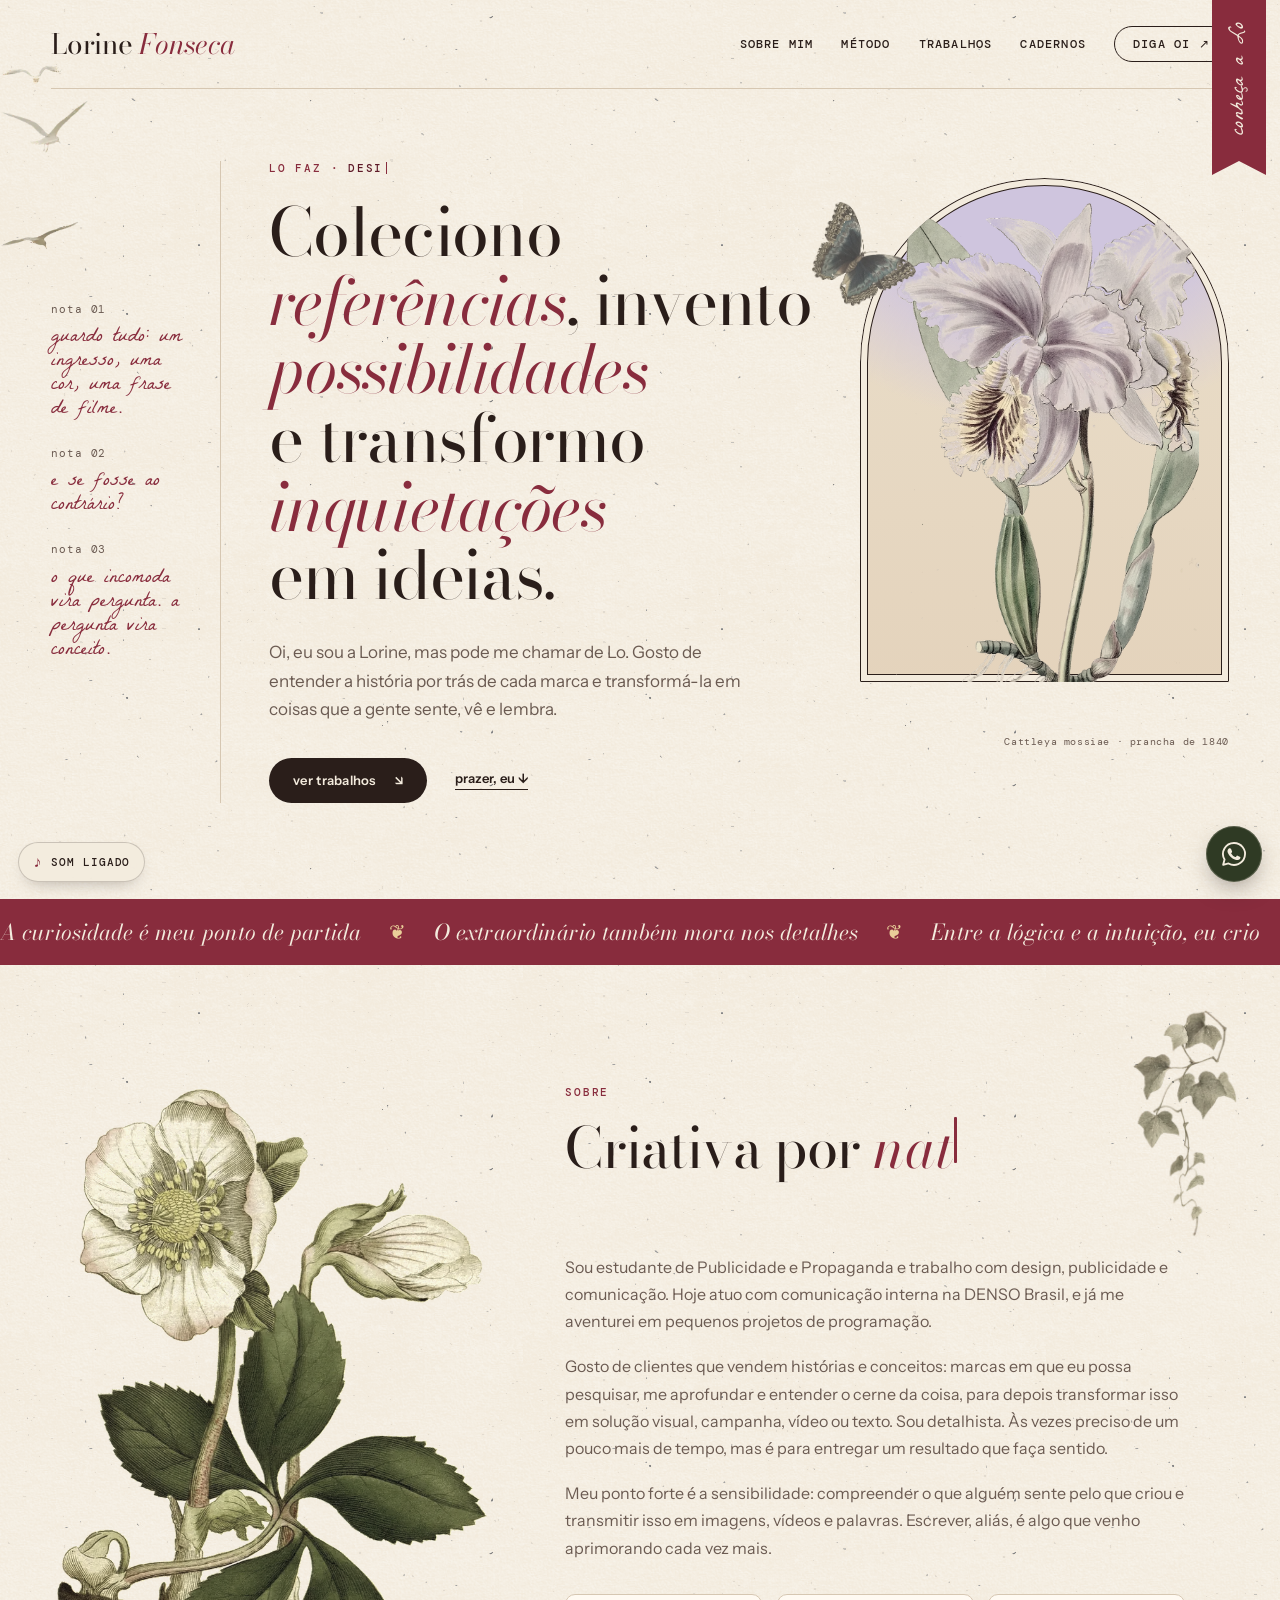
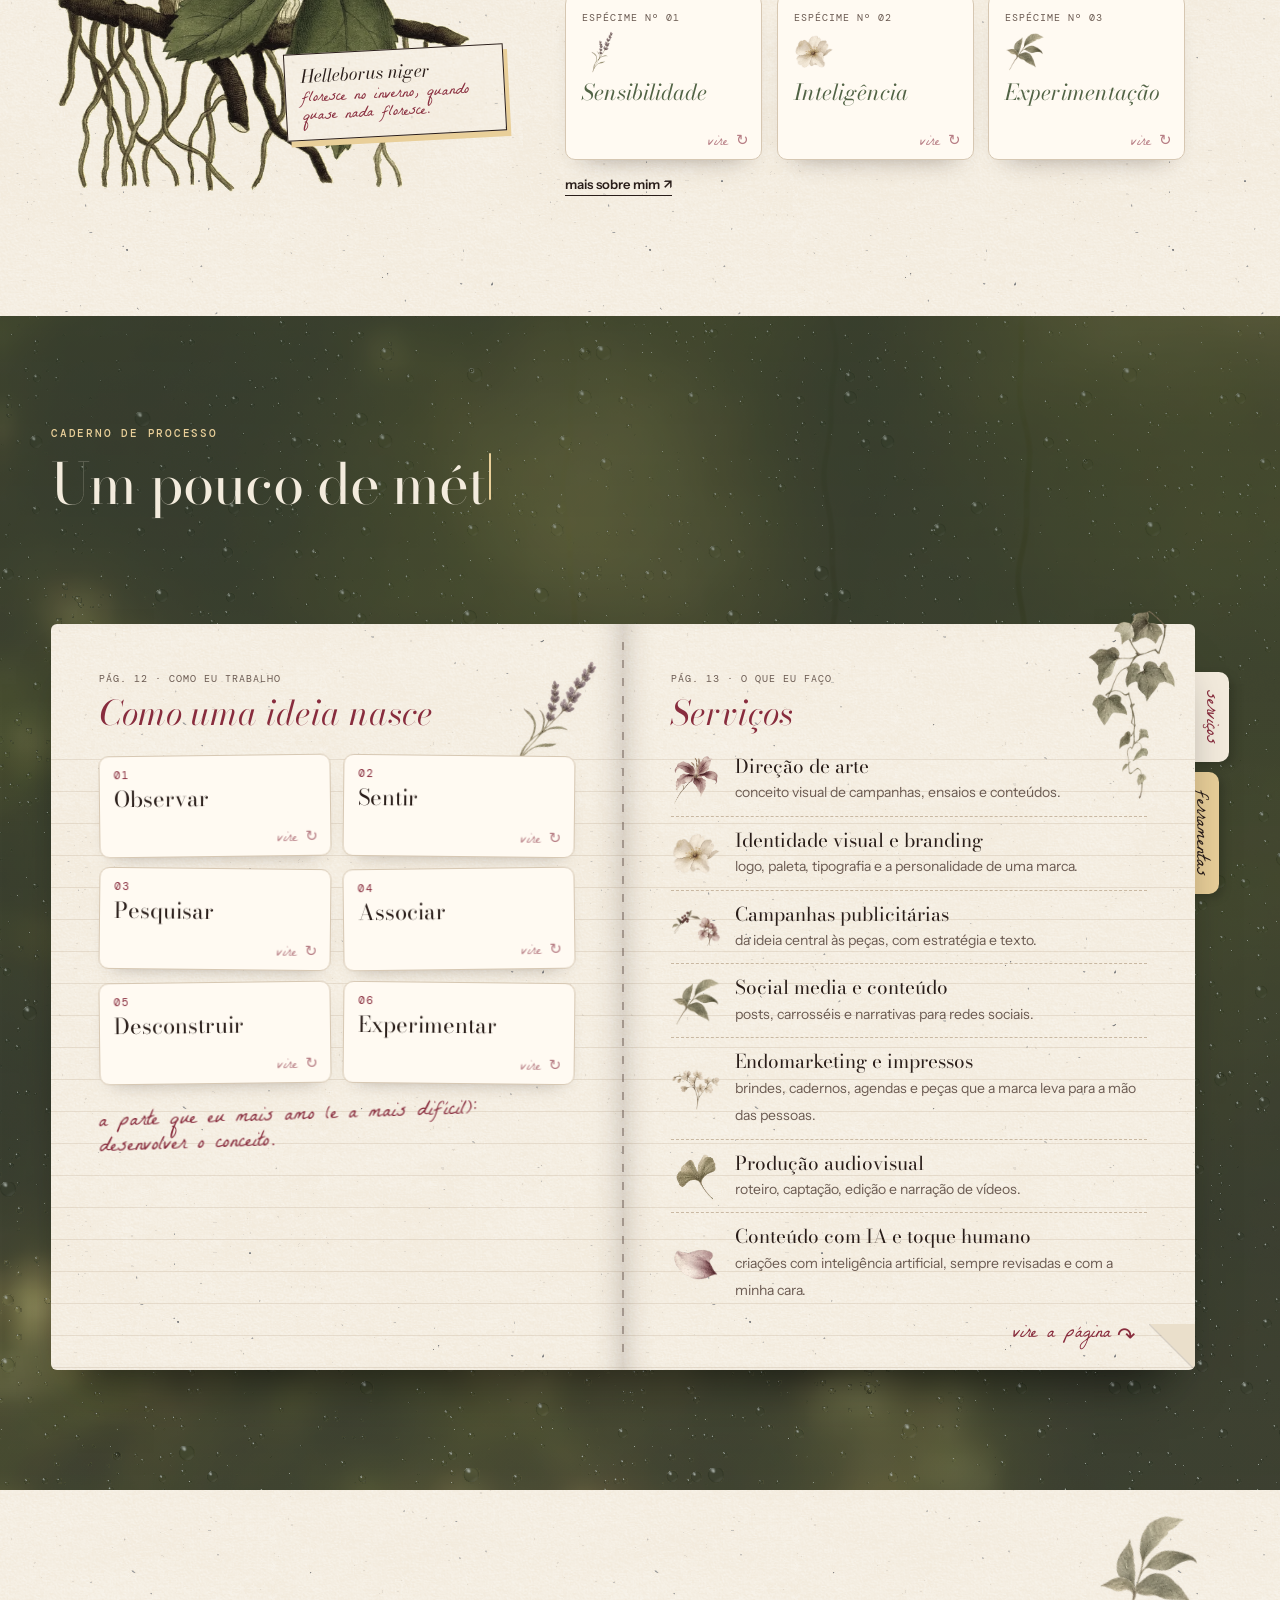
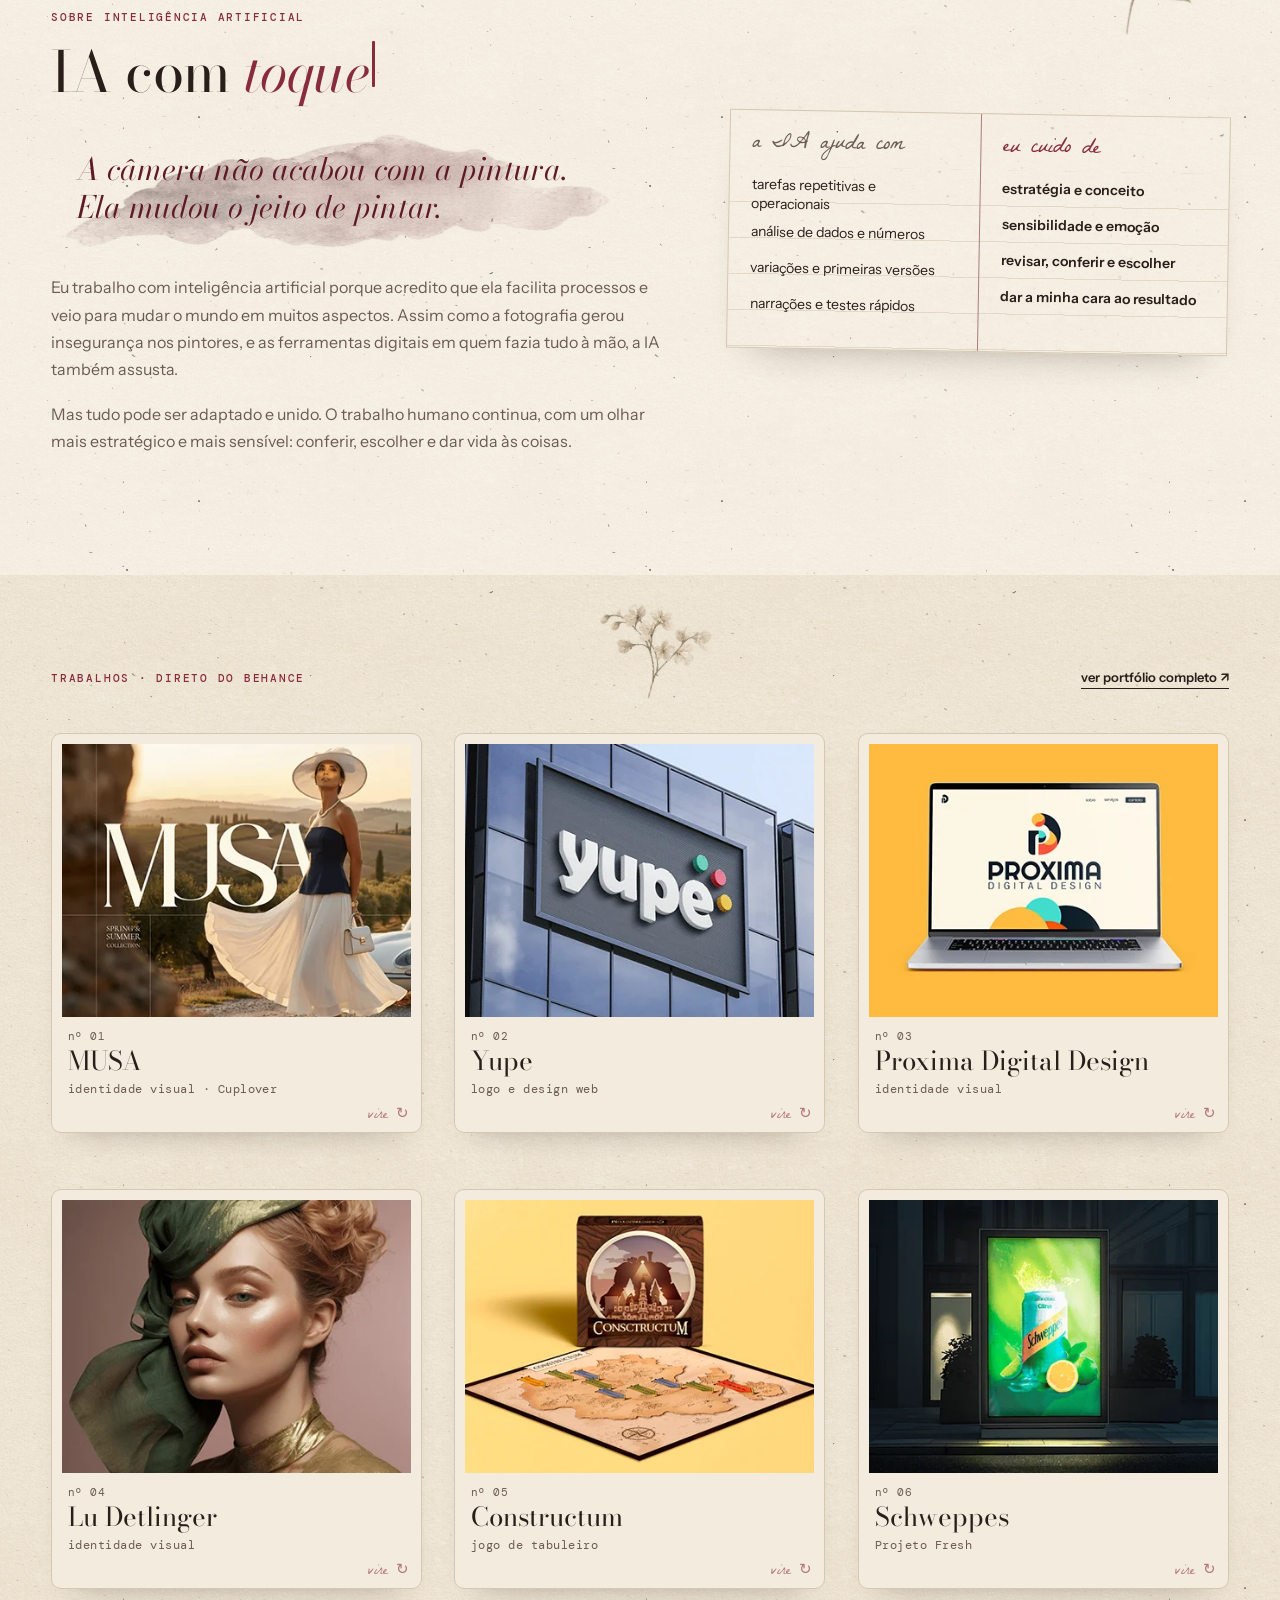
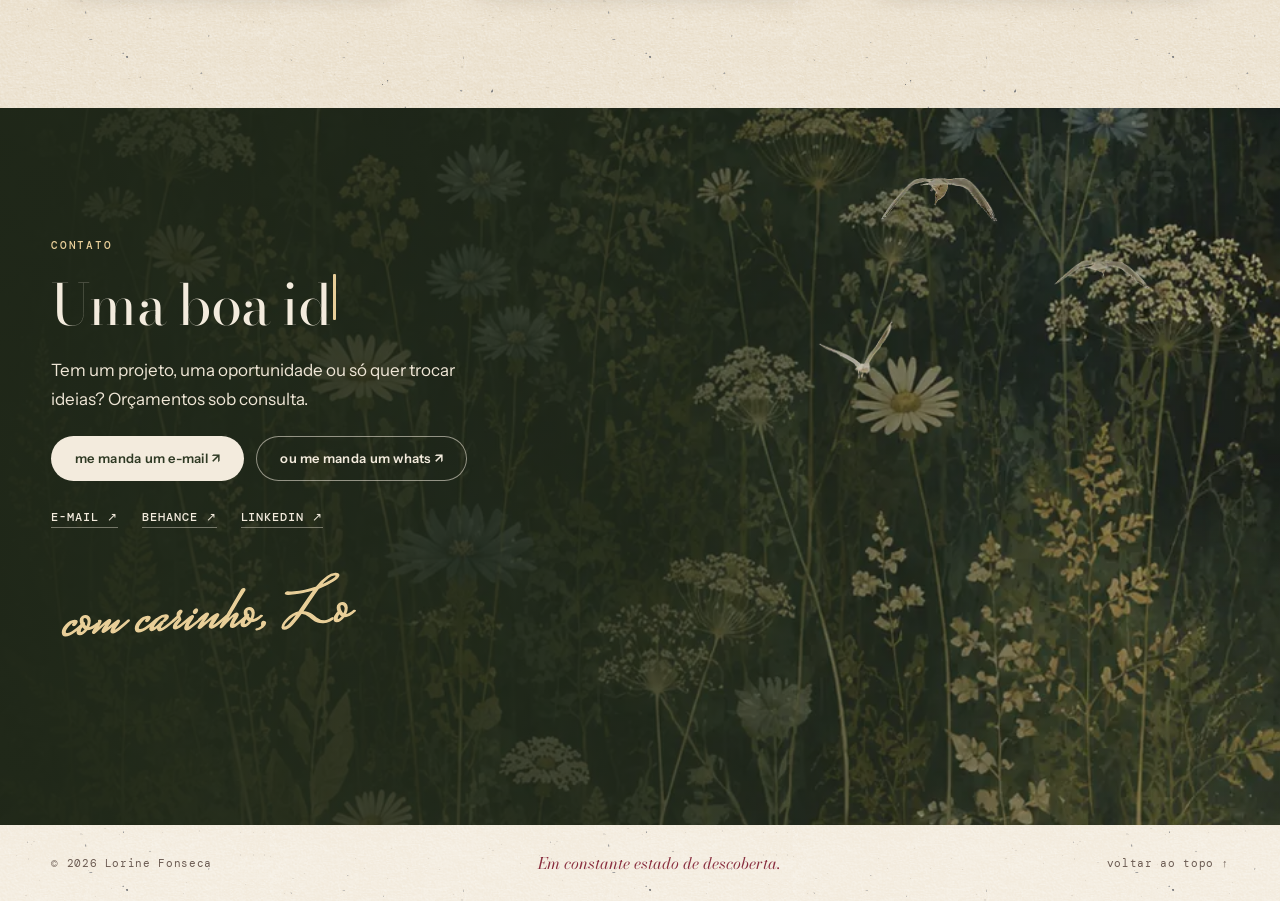
<file: index.html>
<!doctype html>
<html lang="pt-BR">
<head>
  <meta charset="utf-8">
  <meta name="viewport" content="width=device-width,initial-scale=1">
  <meta name="theme-color" content="#F3EBDD">
  <meta name="color-scheme" content="only light">
  <meta name="supported-color-schemes" content="light">
  <meta name="description" content="Lorine Fonseca (Lo): design, publicidade e direção de arte. Ideias com intenção, criação com personalidade.">
  <title>Lorine Fonseca | design, publicidade e direção de arte</title>
  <link rel="preconnect" href="https://fonts.googleapis.com">
  <link rel="preconnect" href="https://fonts.gstatic.com" crossorigin>
  <link href="https://fonts.googleapis.com/css2?family=Bodoni+Moda:ital,opsz,wght@0,6..96,400..700;1,6..96,400..700&family=DM+Mono:wght@400;500&family=Instrument+Sans:wght@400..700&family=La+Belle+Aurore&family=Mrs+Saint+Delafield&display=swap" rel="stylesheet">
  <link rel="preload" as="image" href="assets/botanica/orquidea.webp">
  <link rel="icon" href="favicon.ico" sizes="any">
  <link rel="icon" type="image/png" sizes="32x32" href="assets/icone-32.png">
  <link rel="icon" type="image/png" sizes="192x192" href="assets/icone-192.png">
  <link rel="apple-touch-icon" href="assets/icone-apple.png">
  <link rel="stylesheet" href="styles.css">
  <script>try{if(sessionStorage.getItem('lo-abertura')){document.documentElement.classList.add('sem-abertura')}sessionStorage.setItem('lo-abertura','1')}catch(e){}</script>
</head>
<body>
  <div class="loader" aria-hidden="true">
    <div class="loader-inner">
      <div class="loader-arch"><img src="assets/botanica/orquidea.webp" alt="" width="860" height="1343"></div>
      <p class="loader-name"><span style="--i:0">L</span><span style="--i:1">o</span><span style="--i:2">r</span><span style="--i:3">i</span><span style="--i:4">n</span><span style="--i:5">e</span> <em><span style="--i:7">F</span><span style="--i:8">o</span><span style="--i:9">n</span><span style="--i:10">s</span><span style="--i:11">e</span><span style="--i:12">c</span><span style="--i:13">a</span></em></p>
      <p class="loader-sub">design · publicidade · direção de arte</p>
    </div>
  </div>
  <a class="skip" href="#sobre">pular para o conteúdo</a>

  <header class="masthead wrap">
    <a href="#inicio" class="wordmark" aria-label="Lorine Fonseca, início">Lorine <em>Fonseca</em></a>
    <nav aria-label="Navegação principal">
      <a href="sobre-mim.html">sobre mim</a>
      <a href="#metodo">método</a>
      <a href="#projetos">trabalhos</a>
      <a href="sobre-mim.html#moodboard">cadernos</a>
      <a class="nav-contact" href="mailto:lorinefonseca0@gmail.com">diga oi ↗</a>
    </nav>
  </header>

  <a class="bookmark" href="sobre-mim.html"><span>conheça a Lo</span></a>

  <main>
    <!-- ============ INÍCIO ============ -->
    <section class="hero wrap" id="inicio">
      <div class="sky" aria-hidden="true">
        <img class="bird b1" src="assets/objetos/passaro-1.webp" alt="" width="248" height="154">
        <img class="bird b2" src="assets/objetos/passaro-4.webp" alt="" width="284" height="110">
        <img class="bird b3" src="assets/objetos/passaro-6.webp" alt="" width="226" height="70">
      </div>

      <aside class="margin" aria-label="Notas da margem">
        <p class="note-n">nota 01</p>
        <p class="hand" data-note="ref">guardo tudo: um ingresso, uma cor, uma frase de filme.</p>
        <p class="note-n">nota 02</p>
        <p class="hand" data-note="poss">e se fosse ao contrário?</p>
        <p class="note-n">nota 03</p>
        <p class="hand" data-note="inq">o que incomoda vira pergunta. a pergunta vira conceito.</p>
      </aside>

      <div class="hero-copy">
        <p class="eyebrow" aria-label="Lorine Fonseca: design, publicidade, direção de arte, branding e conteúdo com IA"><span aria-hidden="true">lo faz · </span><span class="typer" aria-hidden="true" data-words="design|publicidade|direção de arte|branding|conteúdo com IA">design</span><span class="caret" aria-hidden="true"></span></p>
        <h1>Coleciono <span class="nw"><button type="button" class="w" data-for="ref">referências</button>,</span> invento <button type="button" class="w" data-for="poss">possibilidades</button> e transformo <button type="button" class="w" data-for="inq">inquietações</button> em ideias.</h1>
        <p class="intro">Oi, eu sou a Lorine, mas pode me chamar de Lo. Gosto de entender a história por trás de cada marca e transformá-la em coisas que a gente sente, vê e lembra.</p>
        <div class="hero-actions">
          <a class="btn" href="#projetos">ver trabalhos <span aria-hidden="true">↘</span></a>
          <a class="text-link" href="#sobre">prazer, eu ↓</a>
        </div>
      </div>

      <figure class="hero-art">
        <div class="arch">
          <img src="assets/botanica/orquidea.webp" alt="Ilustração botânica antiga de uma orquídea lilás (Cattleya)" width="860" height="1343">
        </div>
        <img class="butterfly" src="assets/botanica/borboleta.webp" alt="" width="478" height="477">
        <figcaption><span class="sig handwrite">Lo</span><span class="tag">Cattleya mossiae · prancha de 1840</span></figcaption>
      </figure>
    </section>

    <div class="ticker" aria-hidden="true">
      <div class="ticker-track">
        <span>A curiosidade é meu ponto de partida</span><i>❦</i>
        <span>O extraordinário também mora nos detalhes</span><i>❦</i>
        <span>Entre a lógica e a intuição, eu crio</span><i>❦</i>
        <span>Um olhar atento muda tudo</span><i>❦</i>
        <span>A curiosidade é meu ponto de partida</span><i>❦</i>
        <span>O extraordinário também mora nos detalhes</span><i>❦</i>
        <span>Entre a lógica e a intuição, eu crio</span><i>❦</i>
        <span>Um olhar atento muda tudo</span><i>❦</i>
      </div>
    </div>

    <!-- ============ SOBRE ============ -->
    <section class="about wrap" id="sobre">
      <img class="deco deco-hera" src="assets/aquarela/hera.webp" alt="" width="228" height="486" loading="lazy">
      <figure class="about-art">
        <img src="assets/botanica/heleboro.webp" alt="Ilustração botânica antiga de um heléboro branco com raízes" width="680" height="1112" loading="lazy">
        <figcaption class="specimen-label">
          <span>Helleborus niger</span>
          <small>floresce no inverno, quando quase nada floresce.</small>
        </figcaption>
      </figure>

      <div class="about-copy">
        <p class="label">sobre</p>
        <h2>Criativa por <em>natureza</em>, curiosa por escolha.</h2>
        <p>Sou estudante de Publicidade e Propaganda e trabalho com design, publicidade e comunicação. Hoje atuo com comunicação interna na DENSO Brasil, e já me aventurei em pequenos projetos de programação.</p>
        <p>Gosto de clientes que vendem histórias e conceitos: marcas em que eu possa pesquisar, me aprofundar e entender o cerne da coisa, para depois transformar isso em solução visual, campanha, vídeo ou texto. Sou detalhista. Às vezes preciso de um pouco mais de tempo, mas é para entregar um resultado que faça sentido.</p>
        <p>Meu ponto forte é a sensibilidade: compreender o que alguém sente pelo que criou e transmitir isso em imagens, vídeos e palavras. Escrever, aliás, é algo que venho aprimorando cada vez mais.</p>

        <ol class="principles" aria-label="Os três princípios do meu trabalho">
          <li><div class="flip principle" tabindex="0" role="button" aria-pressed="false" aria-label="Sensibilidade: toque para virar e ler"><div class="flip-inner"><div class="flip-face flip-front"><span class="p-n">espécime nº 01</span><img class="p-ic" src="assets/aquarela/lavanda.webp" alt="" loading="lazy"><b>Sensibilidade</b><span class="flip-hint" aria-hidden="true">vire ↻</span></div><div class="flip-face flip-back"><span class="p-n">espécime nº 01 · sensibilidade</span><span class="p-desc">perceber nuances, sentimentos e detalhes que passam despercebidos.</span></div><span class="flip-glare" aria-hidden="true"></span></div></div></li>
          <li><div class="flip principle" tabindex="0" role="button" aria-pressed="false" aria-label="Inteligência: toque para virar e ler"><div class="flip-inner"><div class="flip-face flip-front"><span class="p-n">espécime nº 02</span><img class="p-ic" src="assets/aquarela/flor-creme.webp" alt="" loading="lazy"><b>Inteligência</b><span class="flip-hint" aria-hidden="true">vire ↻</span></div><div class="flip-face flip-back"><span class="p-n">espécime nº 02 · inteligência</span><span class="p-desc">criar com intenção, repertório, pesquisa e estratégia.</span></div><span class="flip-glare" aria-hidden="true"></span></div></div></li>
          <li><div class="flip principle" tabindex="0" role="button" aria-pressed="false" aria-label="Experimentação: toque para virar e ler"><div class="flip-inner"><div class="flip-face flip-front"><span class="p-n">espécime nº 03</span><img class="p-ic" src="assets/aquarela/folhas.webp" alt="" loading="lazy"><b>Experimentação</b><span class="flip-hint" aria-hidden="true">vire ↻</span></div><div class="flip-face flip-back"><span class="p-n">espécime nº 03 · experimentação</span><span class="p-desc">misturar linguagens, testar e questionar padrões.</span></div><span class="flip-glare" aria-hidden="true"></span></div></div></li>
        </ol>

        <a class="text-link" href="sobre-mim.html">mais sobre mim ↗</a>
      </div>
    </section>

    <!-- ============ MÉTODO, SERVIÇOS E FERRAMENTAS (sketchbook) ============ -->
    <section class="method" id="metodo">
      <div class="wrap">
        <div class="method-head">
          <p class="label">caderno de processo</p>
          <h2>Um pouco de método, um pouco de <em>acaso</em>.</h2>
        </div>

        <div class="binder" id="fichario">
          <div class="binder-tabs" role="tablist" aria-label="Páginas do fichário">
            <button type="button" role="tab" class="tab tab-1" id="tab-1" aria-controls="spread-1" aria-selected="true">serviços</button>
            <button type="button" role="tab" class="tab tab-2" id="tab-2" aria-controls="spread-2" aria-selected="false" tabindex="-1">ferramentas</button>
          </div>
          <p class="binder-hint" aria-hidden="true"><span>←</span> deslize para virar a página <span>→</span></p>
          <div class="spreads">
            <div class="sketchbook spread is-active" id="spread-1" role="tabpanel" aria-labelledby="tab-1">
              <article class="page page-left" aria-labelledby="como">
                <img class="wc wc-lavanda" src="assets/aquarela/lavanda.webp" alt="" width="162" height="300" loading="lazy">
                <p class="page-tag">pág. 12 · como eu trabalho</p>
                <h3 id="como">Como uma ideia nasce</h3>
                <ol class="steps">
                  <li><div class="flip step" tabindex="0" role="button" aria-pressed="false" aria-label="Observar: toque para virar e ler"><div class="flip-inner"><div class="flip-face flip-front"><span class="st-n">01</span><b>Observar</b><span class="flip-hint" aria-hidden="true">vire ↻</span></div><div class="flip-face flip-back"><span class="st-n">01 · observar</span><span class="st-desc">começo pelo briefing: perguntas e escuta para entender o que você quer de verdade.</span></div><span class="flip-glare" aria-hidden="true"></span></div></div></li>
                  <li><div class="flip step" tabindex="0" role="button" aria-pressed="false" aria-label="Sentir: toque para virar e ler"><div class="flip-inner"><div class="flip-face flip-front"><span class="st-n">02</span><b>Sentir</b><span class="flip-hint" aria-hidden="true">vire ↻</span></div><div class="flip-face flip-back"><span class="st-n">02 · sentir</span><span class="st-desc">busco a história do produto e o que motiva quem o criou. Todo negócio carrega um valor afetivo.</span></div><span class="flip-glare" aria-hidden="true"></span></div></div></li>
                  <li><div class="flip step" tabindex="0" role="button" aria-pressed="false" aria-label="Pesquisar: toque para virar e ler"><div class="flip-inner"><div class="flip-face flip-front"><span class="st-n">03</span><b>Pesquisar</b><span class="flip-hint" aria-hidden="true">vire ↻</span></div><div class="flip-face flip-back"><span class="st-n">03 · pesquisar</span><span class="st-desc">mergulho em referências, mercado e contexto até chegar ao cerne da ideia.</span></div><span class="flip-glare" aria-hidden="true"></span></div></div></li>
                  <li><div class="flip step" tabindex="0" role="button" aria-pressed="false" aria-label="Associar: toque para virar e ler"><div class="flip-inner"><div class="flip-face flip-front"><span class="st-n">04</span><b>Associar</b><span class="flip-hint" aria-hidden="true">vire ↻</span></div><div class="flip-face flip-back"><span class="st-n">04 · associar</span><span class="st-desc">cruzo coisas que parecem distantes até surgir um conceito.</span></div><span class="flip-glare" aria-hidden="true"></span></div></div></li>
                  <li><div class="flip step" tabindex="0" role="button" aria-pressed="false" aria-label="Desconstruir: toque para virar e ler"><div class="flip-inner"><div class="flip-face flip-front"><span class="st-n">05</span><b>Desconstruir</b><span class="flip-hint" aria-hidden="true">vire ↻</span></div><div class="flip-face flip-back"><span class="st-n">05 · desconstruir</span><span class="st-desc">questiono o óbvio e corto o que não tem intenção.</span></div><span class="flip-glare" aria-hidden="true"></span></div></div></li>
                  <li><div class="flip step" tabindex="0" role="button" aria-pressed="false" aria-label="Experimentar: toque para virar e ler"><div class="flip-inner"><div class="flip-face flip-front"><span class="st-n">06</span><b>Experimentar</b><span class="flip-hint" aria-hidden="true">vire ↻</span></div><div class="flip-face flip-back"><span class="st-n">06 · experimentar</span><span class="st-desc">desenvolvo o visual com cuidado nos detalhes e testo caminhos até os elementos conversarem.</span></div><span class="flip-glare" aria-hidden="true"></span></div></div></li>
                </ol>
                <p class="page-note">a parte que eu mais amo (e a mais difícil): desenvolver o conceito.</p>
              </article>

              <article class="page page-right" aria-labelledby="faco">
                <img class="wc wc-hera" src="assets/aquarela/hera.webp" alt="" width="228" height="486" loading="lazy">
                <p class="page-tag">pág. 13 · o que eu faço</p>
                <h3 id="faco">Serviços</h3>
                <ul class="services">
                  <li><img src="assets/aquarela/lirio.webp" alt="" width="345" height="375" loading="lazy"><div><b>Direção de arte</b><span>conceito visual de campanhas, ensaios e conteúdos.</span></div></li>
                  <li><img src="assets/aquarela/flor-creme.webp" alt="" width="219" height="186" loading="lazy"><div><b>Identidade visual e branding</b><span>logo, paleta, tipografia e a personalidade de uma marca.</span></div></li>
                  <li><img src="assets/aquarela/frutinhas.webp" alt="" width="432" height="327" loading="lazy"><div><b>Campanhas publicitárias</b><span>da ideia central às peças, com estratégia e texto.</span></div></li>
                  <li><img src="assets/aquarela/folhas.webp" alt="" width="219" height="216" loading="lazy"><div><b>Social media e conteúdo</b><span>posts, carrosséis e narrativas para redes sociais.</span></div></li>
                  <li><img src="assets/aquarela/ramo-creme.webp" alt="" width="273" height="231" loading="lazy"><div><b>Endomarketing e impressos</b><span>brindes, cadernos, agendas e peças que a marca leva para a mão das pessoas.</span></div></li>
                  <li><img src="assets/aquarela/ginkgo.webp" alt="" width="165" height="189" loading="lazy"><div><b>Produção audiovisual</b><span>roteiro, captação, edição e narração de vídeos.</span></div></li>
                  <li><img src="assets/aquarela/petala-2.webp" alt="" width="129" height="96" loading="lazy"><div><b>Conteúdo com IA e toque humano</b><span>criações com inteligência artificial, sempre revisadas e com a minha cara.</span></div></li>
                </ul>
                <button type="button" class="turn turn-next" data-go="2">vire a página <span aria-hidden="true">↷</span></button>
              </article>
            </div>

            <div class="sketchbook spread" id="spread-2" role="tabpanel" aria-labelledby="tab-2">
              <article class="page page-left" aria-labelledby="ferramentas">
                <img class="wc wc-ginkgo" src="assets/aquarela/ginkgo.webp" alt="" width="165" height="189" loading="lazy">
                <p class="page-tag">pág. 14 · ferramentas</p>
                <h3 id="ferramentas">Ferramentas</h3>
                <dl class="tools">
                  <div><dt>criação</dt><dd><span>Photoshop</span><span>Illustrator</span><span>Figma</span><span>Canva</span><span>CapCut</span></dd></div>
                  <div><dt>inteligência artificial</dt><dd><span>Claude Code</span><span>ChatGPT</span><span>Magnific</span><span>ElevenLabs</span></dd></div>
                  <div><dt>referência e organização</dt><dd><span>Pinterest</span><span>Notion</span><span>Trello</span></dd></div>
                  <div><dt>e-mail marketing</dt><dd><span>HubSpot</span><span>All iN</span><span>Mailbiz</span></dd></div>
                  <div><dt>pacote Office</dt><dd><span class="fav">PowerPoint</span><span>Excel</span><span>Word</span></dd></div>
                  <div><dt>à mão</dt><dd><span>cadernos e colagem</span><span>desenho</span><span>aquarela</span><span>Canon PowerShot</span></dd></div>
                  <div><dt>idiomas</dt><dd><span>português</span><span>inglês intermediário</span></dd></div>
                </dl>
                <button type="button" class="turn turn-prev" data-go="1"><span aria-hidden="true">↶</span> voltar a página</button>
              </article>

              <article class="page page-right" aria-labelledby="combinados">
                <img class="wc wc-flor" src="assets/aquarela/flor-creme.webp" alt="" width="219" height="186" loading="lazy">
                <p class="page-tag">pág. 15 · combinados</p>
                <h3 id="combinados">Como trabalhamos juntos</h3>
                <ul class="deals">
                  <li>Começo sempre por um bom briefing: perguntas, história e motivações.</li>
                  <li>Apresento ideias com fatos e explicações. A escolha final é sua.</li>
                  <li>Até 3 rodadas de ajuste para chegar ao resultado final.</li>
                  <li>Você recebe tudo o que foi proposto: posts, vídeos e todos os assets finais.</li>
                  <li>Arquivos abertos mediante valor adicional.</li>
                </ul>
                <div class="stamp-row">
                  <span class="stamp">orçamento sob consulta</span>
                  <span class="stamp stamp-2">freelas e oportunidades</span>
                </div>
                <p class="page-note">aberta a lugares que valorizem a criatividade e o crescimento.</p>
              </article>
            </div>
          </div>
        </div>
      </div>
    </section>

    <!-- ============ IA ============ -->
    <section class="ai wrap" id="ia" aria-labelledby="ia-titulo">
      <img class="deco deco-folhas" src="assets/aquarela/folhas.webp" alt="" width="219" height="216" loading="lazy">
      <div class="ai-copy">
        <p class="label">sobre inteligência artificial</p>
        <h2 id="ia-titulo">IA com <em>toque humano</em>.</h2>
        <blockquote class="ai-quote">
          <span class="wash" aria-hidden="true"></span>
          A câmera não acabou com a pintura. Ela mudou o jeito de pintar.
        </blockquote>
        <p>Eu trabalho com inteligência artificial porque acredito que ela facilita processos e veio para mudar o mundo em muitos aspectos. Assim como a fotografia gerou insegurança nos pintores, e as ferramentas digitais em quem fazia tudo à mão, a IA também assusta.</p>
        <p>Mas tudo pode ser adaptado e unido. O trabalho humano continua, com um olhar mais estratégico e mais sensível: conferir, escolher e dar vida às coisas.</p>
      </div>
      <div class="ledger" aria-label="Divisão de tarefas entre a IA e a Lo">
        <div class="ledger-col">
          <p class="ledger-h">a IA ajuda com</p>
          <ul>
            <li>tarefas repetitivas e operacionais</li>
            <li>análise de dados e números</li>
            <li>variações e primeiras versões</li>
            <li>narrações e testes rápidos</li>
          </ul>
        </div>
        <div class="ledger-col ledger-me">
          <p class="ledger-h">eu cuido de</p>
          <ul>
            <li>estratégia e conceito</li>
            <li>sensibilidade e emoção</li>
            <li>revisar, conferir e escolher</li>
            <li>dar a minha cara ao resultado</li>
          </ul>
        </div>
      </div>
    </section>

    <!-- ============ TRABALHOS ============ -->
    <section class="projects" id="projetos">
      <div class="wrap">
        <img class="deco deco-ramo" src="assets/aquarela/ramo-creme.webp" alt="" width="273" height="231" loading="lazy">
        <div class="projects-head">
          <p class="label">trabalhos · direto do Behance</p>
          <a class="text-link" href="https://www.behance.net/lorinefonseca" target="_blank" rel="noopener">ver portfólio completo ↗</a>
        </div>

        <div class="behance-grid">
          <div class="flip work" tabindex="0" role="button" aria-pressed="false" aria-label="MUSA: toque para virar"><div class="flip-inner"><div class="flip-face flip-front"><span class="work-img"><img src="assets/behance/musa.webp" alt="Capa do projeto MUSA" width="404" height="316" loading="lazy"></span><span class="work-meta"><span class="work-n">nº 01</span><span class="work-title">MUSA</span><span class="work-tag">identidade visual · Cuplover</span></span><span class="flip-hint" aria-hidden="true">vire ↻</span></div><div class="flip-face flip-back"><span class="work-n">nº 01 · Behance</span><span class="work-title">MUSA</span><span class="work-tag">identidade visual · Cuplover</span><a class="work-link" href="https://www.behance.net/gallery/258523909/MUSA-Identidade-Visual-CUPLOVER" target="_blank" rel="noopener">abrir projeto completo ↗</a></div><span class="flip-glare" aria-hidden="true"></span></div></div>
          <div class="flip work" tabindex="0" role="button" aria-pressed="false" aria-label="Yupe: toque para virar"><div class="flip-inner"><div class="flip-face flip-front"><span class="work-img"><img src="assets/behance/yupe.webp" alt="Capa do projeto Yupe" width="404" height="316" loading="lazy"></span><span class="work-meta"><span class="work-n">nº 02</span><span class="work-title">Yupe</span><span class="work-tag">logo e design web</span></span><span class="flip-hint" aria-hidden="true">vire ↻</span></div><div class="flip-face flip-back"><span class="work-n">nº 02 · Behance</span><span class="work-title">Yupe</span><span class="work-tag">logo e design web</span><a class="work-link" href="https://www.behance.net/gallery/209349275/Yupe-Logo-e-Design-Web" target="_blank" rel="noopener">abrir projeto completo ↗</a></div><span class="flip-glare" aria-hidden="true"></span></div></div>
          <div class="flip work" tabindex="0" role="button" aria-pressed="false" aria-label="Proxima Digital Design: toque para virar"><div class="flip-inner"><div class="flip-face flip-front"><span class="work-img"><img src="assets/behance/proxima.webp" alt="Capa do projeto Proxima Digital Design" width="404" height="316" loading="lazy"></span><span class="work-meta"><span class="work-n">nº 03</span><span class="work-title">Proxima Digital Design</span><span class="work-tag">identidade visual</span></span><span class="flip-hint" aria-hidden="true">vire ↻</span></div><div class="flip-face flip-back"><span class="work-n">nº 03 · Behance</span><span class="work-title">Proxima Digital Design</span><span class="work-tag">identidade visual</span><a class="work-link" href="https://www.behance.net/gallery/207984297/Proxima-Digital-Design-Identidade-Visual" target="_blank" rel="noopener">abrir projeto completo ↗</a></div><span class="flip-glare" aria-hidden="true"></span></div></div>
          <div class="flip work" tabindex="0" role="button" aria-pressed="false" aria-label="Lu Detlinger: toque para virar"><div class="flip-inner"><div class="flip-face flip-front"><span class="work-img"><img src="assets/behance/lu-detlinger.webp" alt="Capa do projeto Lu Detlinger" width="404" height="316" loading="lazy"></span><span class="work-meta"><span class="work-n">nº 04</span><span class="work-title">Lu Detlinger</span><span class="work-tag">identidade visual</span></span><span class="flip-hint" aria-hidden="true">vire ↻</span></div><div class="flip-face flip-back"><span class="work-n">nº 04 · Behance</span><span class="work-title">Lu Detlinger</span><span class="work-tag">identidade visual</span><a class="work-link" href="https://www.behance.net/gallery/206442843/Lu-Detlinger" target="_blank" rel="noopener">abrir projeto completo ↗</a></div><span class="flip-glare" aria-hidden="true"></span></div></div>
          <div class="flip work" tabindex="0" role="button" aria-pressed="false" aria-label="Constructum: toque para virar"><div class="flip-inner"><div class="flip-face flip-front"><span class="work-img"><img src="assets/behance/constructum.webp" alt="Capa do projeto Constructum" width="404" height="316" loading="lazy"></span><span class="work-meta"><span class="work-n">nº 05</span><span class="work-title">Constructum</span><span class="work-tag">jogo de tabuleiro</span></span><span class="flip-hint" aria-hidden="true">vire ↻</span></div><div class="flip-face flip-back"><span class="work-n">nº 05 · Behance</span><span class="work-title">Constructum</span><span class="work-tag">jogo de tabuleiro</span><a class="work-link" href="https://www.behance.net/gallery/201735393/Constructum-Jogo-de-Tabuleiro" target="_blank" rel="noopener">abrir projeto completo ↗</a></div><span class="flip-glare" aria-hidden="true"></span></div></div>
          <div class="flip work" tabindex="0" role="button" aria-pressed="false" aria-label="Schweppes: toque para virar"><div class="flip-inner"><div class="flip-face flip-front"><span class="work-img"><img src="assets/behance/schweppes.webp" alt="Capa do projeto Schweppes, Projeto Fresh" width="404" height="316" loading="lazy"></span><span class="work-meta"><span class="work-n">nº 06</span><span class="work-title">Schweppes</span><span class="work-tag">Projeto Fresh</span></span><span class="flip-hint" aria-hidden="true">vire ↻</span></div><div class="flip-face flip-back"><span class="work-n">nº 06 · Behance</span><span class="work-title">Schweppes</span><span class="work-tag">Projeto Fresh</span><a class="work-link" href="https://www.behance.net/gallery/201734225/Projeto-Fresh-Schweppes" target="_blank" rel="noopener">abrir projeto completo ↗</a></div><span class="flip-glare" aria-hidden="true"></span></div></div>
        </div>
      </div>
    </section>

    <!-- ============ CONTATO ============ -->
    <section class="contact" id="contato">
      <img class="bird c1" src="assets/objetos/passaro-2.webp" alt="" width="244" height="94" loading="lazy">
      <img class="bird c2" src="assets/objetos/passaro-5.webp" alt="" width="240" height="82" loading="lazy">
      <img class="bird c3" src="assets/objetos/passaro-7.webp" alt="" width="168" height="134" loading="lazy">
      <div class="wrap contact-inner">
        <p class="label">contato</p>
        <h2>Uma boa ideia começa com um <em>oi</em>.</h2>
        <p>Tem um projeto, uma oportunidade ou só quer trocar ideias? Orçamentos sob consulta.</p>
        <div class="contact-actions">
          <a class="btn btn-light" href="mailto:lorinefonseca0@gmail.com">me manda um e-mail ↗</a>
          <a class="btn btn-wa" href="https://wa.me/5519991912205?text=Ol%C3%A1%21%20Vim%20pelo%20seu%20site%2Fportf%C3%B3lio." target="_blank" rel="noopener">ou me manda um whats ↗</a>
        </div>
        <div class="contact-links">
          <a href="mailto:lorinefonseca0@gmail.com">e-mail ↗</a>
          <a href="https://www.behance.net/lorinefonseca" target="_blank" rel="noopener">behance ↗</a>
          <a href="https://www.linkedin.com/in/lorine-fonseca/" target="_blank" rel="noopener">linkedin ↗</a>
        </div>
        <p class="contact-sign handwrite">com carinho, Lo</p>
      </div>
    </section>
  </main>

  <footer class="footer wrap">
    <span>© <span id="year">2026</span> Lorine Fonseca</span>
    <span class="footer-note">Em constante estado de descoberta.</span>
    <a href="#inicio">voltar ao topo ↑</a>
  </footer>

  <a class="whatsapp" href="https://wa.me/5519991912205?text=Ol%C3%A1%21%20Vim%20pelo%20seu%20site%2Fportf%C3%B3lio." target="_blank" rel="noopener" aria-label="Conversar com a Lo no WhatsApp">
    <svg viewBox="0 0 24 24" aria-hidden="true"><path class="wa-bubble" d="M12 2.6a9.4 9.4 0 0 0-8.1 14.2L2.7 21.3l4.6-1.2A9.4 9.4 0 1 0 12 2.6z"/><path class="wa-phone" d="M9.1 7.6c-.2-.5-.4-.5-.6-.5h-.5a1 1 0 0 0-.7.3 3 3 0 0 0-.9 2.2c0 1.3 1 2.6 1.1 2.8.1.2 1.9 3 4.7 4.1 2.3.9 2.8.7 3.3.7.5-.1 1.6-.7 1.8-1.3.2-.6.2-1.2.2-1.3-.1-.1-.3-.2-.6-.3l-1.9-.9c-.3-.1-.4-.1-.6.1l-.8 1c-.2.2-.3.2-.6.1a6.8 6.8 0 0 1-3.4-3c-.3-.4.3-.4.7-1.4.1-.2 0-.3 0-.5l-.9-2.1z"/></svg>
    <span>fale comigo</span>
  </a>

  <script src="sound.js"></script>
  <script src="script.js"></script>
  <script src="flip.js"></script>
  <script src="rain.js" defer></script>
</body>
</html>
</file>
<file: styles.css>
/* =========================================================
   Lorine Fonseca (Lo) — portfólio
   Direção: editorial anotado + botânica em aquarela.
   Paleta baseada nas paletas salvas na pasta "new me".
   ========================================================= */
:root {
  --papel: #F3EBDD;
  --papel-2: #EADFCB;
  --tinta: #2A1E1A;
  --tinta-suave: #6B5B52;
  --linha: #D6C7B2;
  --borgonha: #882C3D;   /* Deep Burgundy */
  --vinho: #5E1A28;
  --oliva: #818D47;      /* Olive Green */
  --floresta: #516345;   /* Forest Green */
  --musgo: #2F3A24;
  --ouro: #C29A51;       /* Muted Gold */
  --rosa: #A87D82;       /* Dusty Rose */
  --manteiga: #E9CF99;
  --lavanda: #CFC5DE;

  --f-display: 'Bodoni Moda', 'Didot', 'Bodoni 72', 'Times New Roman', serif;
  --f-text: 'Instrument Sans', 'Helvetica Neue', Arial, sans-serif;
  --f-mono: 'DM Mono', ui-monospace, Menlo, monospace;
  --f-hand: 'La Belle Aurore', 'Segoe Script', cursive;
  --f-sig: 'Mrs Saint Delafield', 'Snell Roundhand', cursive;

  --gutter: max(20px, 4vw);
  --tex-papel: url('assets/texturas/papel.png');
  /* ilustrações desbotadas, como aquarela; a cor volta no hover */
  --desbotado: saturate(.5) sepia(.14) brightness(1.04) contrast(.94);
  --vivo: saturate(.95) sepia(0) brightness(1) contrast(1);
}

/* sempre tema claro, mesmo com o celular/sistema no modo escuro */
:root { color-scheme: only light; }
html, body { background-color: var(--papel); color: var(--tinta); forced-color-adjust: none; }
*, *::before, *::after { box-sizing: border-box; }
html { scroll-behavior: smooth; }
body {
  margin: 0;
  background: var(--papel) var(--tex-papel);
  color: var(--tinta);
  font: 16px/1.7 var(--f-text);
  overflow-x: hidden;
  -webkit-font-smoothing: antialiased;
}
img { max-width: 100%; height: auto; display: block; }
a { color: inherit; text-decoration: none; }
h1, h2, h3 { margin: 0; font-weight: 400; text-wrap: balance; }
p { margin: 0; }
::selection { background: var(--lavanda); color: var(--tinta); }
:focus-visible { outline: 2px solid var(--borgonha); outline-offset: 4px; }

.wrap { width: min(1200px, 100% - 2 * var(--gutter)); margin-inline: auto; }
.label, .eyebrow {
  font: 500 11px/1.4 var(--f-mono);
  letter-spacing: .16em;
  text-transform: uppercase;
  color: var(--borgonha);
}
.skip {
  position: absolute; left: 12px; top: -60px; z-index: 50;
  background: var(--tinta); color: var(--papel); padding: 10px 14px; font-size: 13px;
}
.skip:focus { top: 12px; }

/* ---------- ilustrações: aquarela desbotada ---------- */
.arch img, .about-art img, .pressed img, .wc, .deco, .services img,
.player-art .gramophone, .object img, .butterfly, .portrait-art img, .hobby img {
  filter: var(--desbotado);
  transition: filter .8s ease, transform .6s ease;
}
.hero-art:hover .arch img, .about-art:hover img, .pressed:hover img, .services li:hover img,
.object:hover img, .soundtrack:hover .gramophone, .portrait-art:hover img, .hobby:hover img { filter: var(--vivo); }
.deco { position: absolute; pointer-events: none; opacity: .85; }

/* ---------- botões e links ---------- */
.btn {
  display: inline-flex; align-items: center; gap: 18px;
  background: var(--tinta); color: var(--papel);
  padding: 16px 24px; border-radius: 999px;
  font: 600 13px/1 var(--f-text); letter-spacing: .02em;
  transition: background .25s, transform .25s;
}
.btn:hover { background: var(--borgonha); transform: translateY(-2px); }
.btn-light { background: var(--papel); color: var(--musgo); }
.btn-light:hover { background: var(--manteiga); color: var(--musgo); }
.text-link {
  justify-self: start;
  font: 600 13px/1 var(--f-text);
  padding-bottom: 5px;
  background: linear-gradient(currentColor, currentColor) 0 100% / 100% 1px no-repeat;
  transition: color .2s;
}
.text-link:hover { color: var(--borgonha); }

/* ---------- cabeçalho ---------- */
.masthead {
  position: relative; z-index: 5;
  display: flex; align-items: center; justify-content: space-between; gap: 24px;
  padding-block: 26px;
  border-bottom: 1px solid var(--linha);
}
.wordmark { font: 400 28px/1 var(--f-display); letter-spacing: -.01em; white-space: nowrap; }
.wordmark em { color: var(--borgonha); }
.masthead nav { display: flex; align-items: center; gap: 28px; font: 500 12px/1 var(--f-mono); letter-spacing: .1em; text-transform: uppercase; }
.masthead nav a:not(.nav-contact):hover, .masthead nav a[aria-current] { color: var(--borgonha); }
.nav-contact { border: 1px solid var(--tinta); border-radius: 999px; padding: 11px 18px; transition: background .2s, color .2s; }
.nav-contact:hover { background: var(--tinta); color: var(--papel); }

/* ---------- marcador de página (flutuante) ---------- */
.bookmark {
  position: fixed; z-index: 40;
  right: max(14px, env(safe-area-inset-right, 0px)); top: -48px;
  width: 54px; padding: 70px 0 40px;
  background: var(--borgonha); color: var(--papel);
  clip-path: polygon(0 0, 100% 0, 100% 100%, 50% calc(100% - 14px), 0 100%);
  box-shadow: 0 6px 14px #2a1e1a40;
  display: grid; justify-items: center;
  transform: translateY(0);
  transition: transform .35s cubic-bezier(.2, .7, .2, 1), background .25s;
  animation: bookmark-in 1s .6s both cubic-bezier(.2, .7, .2, 1);
}
.bookmark span { writing-mode: vertical-rl; transform: rotate(180deg); font: 400 21px/1 var(--f-hand); letter-spacing: .02em; white-space: nowrap; }
.bookmark:hover, .bookmark:focus-visible { transform: translateY(12px); background: var(--vinho); animation: bookmark-tug .7s ease; }
.bookmark.peek { transform: translateY(-62%); }
.bookmark.peek:hover, .bookmark.peek:focus-visible { transform: translateY(0); animation: none; }
@keyframes bookmark-tug { 0% { transform: translateY(0); } 40% { transform: translateY(20px) rotate(-1.5deg); } 70% { transform: translateY(9px) rotate(.8deg); } 100% { transform: translateY(12px); } }
@keyframes bookmark-in { from { transform: translateY(-110%); } }

/* ---------- início ---------- */
.hero {
  position: relative;
  display: grid;
  grid-template-columns: 170px minmax(0, 1.25fr) minmax(0, .85fr);
  gap: 48px;
  align-items: center;
  padding-block: 72px 96px;
}
.sky { position: absolute; inset: -60px calc(-1 * var(--gutter)) 0; overflow: hidden; pointer-events: none; z-index: 0; }
.hero > :not(.sky) { position: relative; z-index: 1; }

.bird { position: absolute; pointer-events: none; opacity: .75; }
.sky .bird { left: 0; animation: fly linear infinite; }
.b1 { width: 90px; top: 8%; animation-duration: 38s !important; animation-delay: -6s !important; }
.b2 { width: 80px; top: 22%; animation-duration: 46s !important; animation-delay: -24s !important; }
.b3 { width: 64px; top: 4%; animation-duration: 52s !important; animation-delay: -38s !important; }
@keyframes fly {
  0% { transform: translate(-15vw, 30px) rotate(4deg); }
  25% { transform: translate(20vw, 0) rotate(-2deg); }
  50% { transform: translate(55vw, 26px) rotate(3deg); }
  75% { transform: translate(85vw, -6px) rotate(-3deg); }
  100% { transform: translate(115vw, 20px) rotate(2deg); }
}

.margin {
  align-self: stretch;
  display: grid; align-content: center; gap: 10px;
  padding-right: 24px;
  border-right: 1px solid var(--linha);
}
.note-n { font: 400 11px/1.3 var(--f-mono); letter-spacing: .08em; color: var(--tinta-suave); margin-top: 14px; }
.note-n:first-child { margin-top: 0; }
.hand { font: 400 20px/1.2 var(--f-hand); color: var(--borgonha); transition: opacity .4s, transform .4s; }
.hand.dim { opacity: .22; }
.hand.lit { transform: translateX(4px); }

.hero h1 {
  font: 400 clamp(40px, 5.2vw, 76px)/1.03 var(--f-display);
  letter-spacing: -.02em;
  margin-top: 22px;
}
.w {
  font: inherit; font-style: italic; color: var(--borgonha); letter-spacing: inherit;
  background: linear-gradient(var(--lavanda), var(--lavanda)) 0 88% / 0 .3em no-repeat;
  border: 0; padding: 0; cursor: help;
  transition: background-size .4s ease, color .3s;
}
.w:hover, .w:focus-visible, .w.on { background-size: 100% .3em; color: var(--vinho); outline: none; }
.intro { max-width: 46ch; margin-top: 28px; color: var(--tinta-suave); font-size: 17px; }
.hero-actions { display: flex; align-items: center; gap: 28px; margin-top: 34px; flex-wrap: wrap; }

.hero-art { position: relative; margin: 0; justify-self: center; width: min(100%, 380px); }
.arch {
  position: relative;
  aspect-ratio: 3 / 4.1;
  border-radius: 999px 999px 6px 6px;
  overflow: hidden;
  background:
    radial-gradient(120% 70% at 50% 0%, var(--lavanda) 0 40%, transparent 70%),
    linear-gradient(var(--papel-2), #E4D3BC);
  box-shadow: inset 0 0 0 1px var(--tinta), inset 0 0 0 7px var(--papel), inset 0 0 0 8px var(--tinta);
}
.arch img {
  position: absolute; left: 50%; top: 5%;
  width: 84%; transform: translateX(-50%);
}
.hero-art:hover .arch img { transform: translateX(-50%) scale(1.03) rotate(-1deg); }
.butterfly {
  position: absolute; width: 104px; left: -48px; top: 4%;
  animation: flutter 5s ease-in-out infinite alternate;
  pointer-events: none;
}
@keyframes flutter {
  0% { transform: rotate(-18deg) translate(0, 0) scaleX(1); }
  45% { transform: rotate(-12deg) translate(8px, -12px) scaleX(.86); }
  55% { transform: rotate(-12deg) translate(10px, -14px) scaleX(1); }
  100% { transform: rotate(-22deg) translate(-4px, 6px) scaleX(.92); }
}
.hero-art figcaption { display: flex; justify-content: space-between; align-items: baseline; gap: 12px; margin-top: 10px; }
.sig { font: 400 52px/1 var(--f-sig); color: var(--borgonha); }
.tag { font: 400 10px/1.3 var(--f-mono); letter-spacing: .06em; color: var(--tinta-suave); text-align: right; }

/* ---------- faixa de frases ---------- */
.ticker { background: var(--borgonha); color: var(--papel); overflow: hidden; white-space: nowrap; padding-block: 16px; }
.ticker-track { display: inline-flex; align-items: center; gap: 28px; animation: marquee 60s linear infinite; }
.ticker span { font: italic 400 22px/1 var(--f-display); }
.ticker i { font-style: normal; color: var(--manteiga); font-size: 20px; }
@keyframes marquee { to { transform: translateX(-50%); } }

/* ---------- sobre ---------- */
.about {
  position: relative;
  display: grid;
  grid-template-columns: minmax(0, .8fr) minmax(0, 1.2fr);
  gap: 72px;
  align-items: center;
  padding-block: 120px;
}
.deco-hera { width: 110px; right: -10px; top: 40px; animation: sway 7s ease-in-out infinite alternate; transform-origin: top center; }
@keyframes sway { from { rotate: -2deg; } to { rotate: 3deg; } }
.about-art { position: relative; margin: 0; max-width: 430px; justify-self: center; }
.specimen-label {
  position: absolute; right: -18px; bottom: 8%;
  display: grid; gap: 4px;
  background: var(--papel) var(--tex-papel);
  border: 1px solid var(--tinta);
  padding: 12px 16px; max-width: 220px;
  transform: rotate(-3deg);
  box-shadow: 4px 6px 0 var(--manteiga);
}
.specimen-label span { font: italic 400 18px/1.1 var(--f-display); }
.specimen-label small { font: 400 16px/1.15 var(--f-hand); color: var(--borgonha); }
.about-copy { display: grid; gap: 18px; max-width: 620px; }
.about-copy h2, .notebook-head h2, .contact h2, .ai h2, .me-section h2 {
  font: 400 clamp(38px, 4.4vw, 62px)/1.04 var(--f-display);
  letter-spacing: -.015em;
}
.about-copy h2 em, .notebook-head h2 em, .ai h2 em, .me-section h2 em { color: var(--borgonha); }
.about-copy > p:not(.label) { color: var(--tinta-suave); }
.principles { list-style: none; margin: 14px 0 0; padding: 0; display: grid; grid-template-columns: repeat(3, minmax(0, 1fr)); gap: 14px; }
.p-n { font: 400 10px/1.3 var(--f-mono); letter-spacing: .1em; text-transform: uppercase; color: var(--tinta-suave); }
/* princípios (cards que viram) */
.principle { height: 100%; }
.principle .flip-face { display: grid; gap: 6px; align-content: start; padding: 16px 16px 32px; border: 1px solid var(--linha); background: #fffaf2; box-shadow: 0 14px 24px -18px #2a1e1a73; }
.principle .flip-back { background: var(--floresta); color: var(--papel); border-color: transparent; align-content: center; }
.principle .flip-back .p-n { color: var(--manteiga); }
.p-ic { width: 40px; height: 44px; object-fit: contain; filter: var(--desbotado); }
.principle b { font: italic 400 22px/1.1 var(--f-display); color: var(--floresta); }
.p-desc { font-size: 14px; line-height: 1.5; }

/* ---------- método, serviços e ferramentas (sketchbook) ---------- */
.method {
  position: relative; isolation: isolate;
  padding-block: 110px 120px;
  background:
    linear-gradient(#2f3a24b3, #2f3a2499),
    var(--floresta) url('assets/fotos/bokeh.webp') center / cover no-repeat;
  color: var(--papel);
  overflow: hidden;
}
.method-head { display: grid; gap: 14px; max-width: 680px; }
.method-head .label { color: var(--manteiga); }
.method-head h2 { font: 400 clamp(38px, 4.4vw, 62px)/1.04 var(--f-display); letter-spacing: -.015em; }
.method-head h2 em { color: var(--manteiga); }
.sketchbook {
  position: relative;
  display: grid; grid-template-columns: repeat(2, minmax(0, 1fr));
  color: var(--tinta);
  border-radius: 6px;
  box-shadow: 0 34px 50px -26px #000000a6;
}

.binder-hint { display: none; justify-content: center; align-items: center; gap: 10px; margin: 0 0 12px; font: 400 19px/1 var(--f-hand); color: var(--manteiga); }
.binder-hint span { font-family: var(--f-display); animation: nudge 1.6s ease-in-out infinite; }
.binder-hint span:last-child { animation-direction: reverse; }
@keyframes nudge { 50% { transform: translateX(-5px); } }

/* chuva no vidro (rain.js) */
.method .rain, .method .rain-tint { position: absolute; inset: 0; width: 100%; height: 100%; z-index: -1; pointer-events: none; }
.method .rain { display: block; }
.method .rain-tint { background: linear-gradient(#2f3a2499, #2f3a2473); }

/* fichário: abas laterais e páginas que viram */
.binder { position: relative; margin-top: 52px; margin-right: 34px; }
.spreads { position: relative; z-index: 1; display: grid; gap: 40px; }
.js .spreads { gap: 0; }
.js .spread { grid-area: 1 / 1; visibility: hidden; pointer-events: none; }
.js .spread.is-active, .js .spread.under, .js .spread.turn-out-next, .js .spread.turn-out-prev { visibility: visible; }
.js .spread.is-active { pointer-events: auto; z-index: 2; }
.js .spread.under { z-index: 1; }
.js .spread.turn-out-next, .js .spread.turn-out-prev { z-index: 3; }
.gone-next .page-right, .gone-prev .page-left { visibility: hidden; }
/* etapa 1: a folha levanta até ficar de pé na costura */
.turn-out-next .page-right { transform-origin: left center; animation: lift-next .42s cubic-bezier(.55, 0, .85, .45) forwards; }
.turn-out-prev .page-left { transform-origin: right center; animation: lift-prev .42s cubic-bezier(.55, 0, .85, .45) forwards; }
/* etapa 2: a folha nova assenta do outro lado */
.turn-in-next .page-left { transform-origin: right center; animation: land-next .42s cubic-bezier(.15, .55, .45, 1) both; }
.turn-in-prev .page-right { transform-origin: left center; animation: land-prev .42s cubic-bezier(.15, .55, .45, 1) both; }
.turn-out-next .page-right::after, .turn-out-prev .page-left::after,
.turn-in-next .page-left::after, .turn-in-prev .page-right::after {
  content: ''; position: absolute; inset: 0; border-radius: inherit; pointer-events: none;
  background: #2a1e1a; opacity: 0; animation: page-shade .42s ease forwards;
}
.turn-in-next .page-left::after, .turn-in-prev .page-right::after { animation-direction: reverse; }
@keyframes lift-next { from { transform: perspective(2400px) rotateY(0); } to { transform: perspective(2400px) rotateY(-90deg); } }
@keyframes lift-prev { from { transform: perspective(2400px) rotateY(0); } to { transform: perspective(2400px) rotateY(90deg); } }
@keyframes land-next { from { transform: perspective(2400px) rotateY(90deg); } to { transform: perspective(2400px) rotateY(0); } }
@keyframes land-prev { from { transform: perspective(2400px) rotateY(-90deg); } to { transform: perspective(2400px) rotateY(0); } }
@keyframes page-shade { to { opacity: .28; } }

.binder-tabs { position: absolute; z-index: 0; top: 48px; right: -34px; display: grid; gap: 10px; }
.tab {
  writing-mode: vertical-rl;
  font: 400 19px/1 var(--f-hand); color: var(--tinta);
  padding: 18px 10px 18px 14px; border: 0; cursor: pointer;
  border-radius: 0 10px 10px 0;
  box-shadow: 4px 4px 10px #0000002e;
  transform: translateX(-10px);
  transition: transform .35s cubic-bezier(.2, .7, .2, 1), background .3s;
}
.tab-1 { background: var(--lavanda); }
.tab-2 { background: var(--manteiga); }
.tab:hover, .tab:focus-visible { transform: translateX(0); animation: tab-wiggle .6s ease; }
.tab[aria-selected="true"] { transform: translateX(0); background: var(--papel); color: var(--borgonha); }
@keyframes tab-wiggle { 30% { rotate: 2deg; } 60% { rotate: -1.5deg; } }

.turn {
  position: absolute; bottom: 14px;
  display: inline-flex; align-items: center; gap: 6px;
  font: 400 19px/1 var(--f-hand); color: var(--borgonha);
  background: none; border: 0; cursor: pointer; padding: 10px 12px;
  transition: transform .3s;
}
.turn-next { right: 14px; padding-right: 46px; }
.turn-prev { left: 14px; }
.turn span { font-size: 22px; font-family: var(--f-display); }
.turn:hover { transform: translateY(-2px); }
.turn-next::after { /* canto dobrado da página */
  content: ''; position: absolute; right: -14px; bottom: -14px; width: 46px; height: 46px;
  background: linear-gradient(225deg, var(--papel-2) 0 48%, #2a1e1a26 50%, transparent 52%);
  border-radius: 0 0 6px 0;
  transition: width .35s, height .35s;
}
.turn-next:hover::after { width: 64px; height: 64px; }
.sketchbook::after {
  content: ''; position: absolute; left: 50%; top: 18px; bottom: 18px; width: 2px; translate: -1px 0;
  background: repeating-linear-gradient(var(--tinta-suave) 0 8px, transparent 8px 18px);
  opacity: .5;
}
.page {
  position: relative; min-width: 0;
  padding: 48px 48px 56px;
  background:
    repeating-linear-gradient(transparent 0 31px, #c9b8a259 31px 32px) 0 104px / 100% calc(100% - 104px) no-repeat,
    var(--papel) var(--tex-papel);
}
.page-left { border-radius: 6px 0 0 6px; box-shadow: inset -24px 0 30px -24px #2a1e1a40; }
.page-right { border-radius: 0 6px 6px 0; box-shadow: inset 24px 0 30px -24px #2a1e1a40; }
.page-tag { font: 400 10px/1.3 var(--f-mono); letter-spacing: .1em; text-transform: uppercase; color: var(--tinta-suave); }
.page h3 { font: italic 400 34px/1.1 var(--f-display); color: var(--borgonha); margin: 10px 0 22px; padding-right: 70px; }
.wc { position: absolute; pointer-events: none; }
.wc-lavanda { width: 70px; right: 34px; top: 26px; transform: rotate(12deg); }
.wc-hera { width: 92px; right: 18px; top: -18px; animation: sway 8s ease-in-out infinite alternate; transform-origin: top center; }
.wc-ginkgo { width: 64px; right: 34px; top: 30px; transform: rotate(-14deg); }
.wc-flor { width: 84px; right: 28px; top: 22px; animation: sway 9s ease-in-out infinite alternate; }
/* etapas "como uma ideia nasce" (cards que viram) */
.steps { list-style: none; margin: 0; padding: 0; display: grid; grid-template-columns: repeat(2, minmax(0, 1fr)); gap: 12px; }
.steps li:nth-child(4n+1) .step, .steps li:nth-child(4n) .step { rotate: -.7deg; }
.steps li:nth-child(4n+2) .step, .steps li:nth-child(4n+3) .step { rotate: .6deg; }
.step { height: 100%; min-height: 96px; }
.step .flip-face { display: grid; gap: 4px; align-content: start; padding: 12px 14px 26px; background: #fffaf2; border: 1px solid var(--linha); box-shadow: 0 10px 18px -14px #2a1e1a66; }
.step .flip-back { background: var(--vinho); color: var(--papel); border-color: transparent; align-content: center; padding-bottom: 14px; }
.st-n { font: 400 11px/1.2 var(--f-mono); letter-spacing: .08em; text-transform: uppercase; color: var(--borgonha); }
.step .flip-back .st-n { color: var(--manteiga); }
.step b { font: 400 22px/1.2 var(--f-display); }
.st-desc { font-size: 13px; line-height: 1.45; }
.page-note { font: 400 21px/1.2 var(--f-hand); color: var(--borgonha); margin-top: 18px; transform: rotate(-2deg); }
.services { list-style: none; margin: 0; padding: 0; display: grid; gap: 12px; }
.services li { display: grid; grid-template-columns: 50px 1fr; gap: 14px; align-items: center; padding-bottom: 10px; border-bottom: 1px dashed #c9b8a2; }
.services li:last-child { border-bottom: 0; }
.services img { width: 50px; height: 50px; object-fit: contain; }
.services li:hover img { transform: rotate(-10deg) scale(1.1); }
.services b { display: block; font: 400 19px/1.25 var(--f-display); }
.services span { font-size: 14px; line-height: 1.5; color: var(--tinta-suave); }
.tools { margin: 0; display: grid; gap: 14px; }
.tools > div { display: grid; gap: 6px; }
.tools dt { font: 400 18px/1.1 var(--f-hand); color: var(--borgonha); }
.tools dd { margin: 0; display: flex; flex-wrap: wrap; gap: 6px; }
.tools dd span {
  font: 400 12px/1 var(--f-mono); letter-spacing: .02em;
  padding: 7px 10px; border: 1px solid var(--linha); background: #fffaf2;
  transition: transform .25s, border-color .25s;
}
.tools dd span:nth-child(odd) { transform: rotate(-1deg); }
.tools dd span:hover { transform: rotate(0) translateY(-2px); border-color: var(--tinta); }
.tools .fav { background: var(--manteiga); border-color: var(--ouro); }
.deals { list-style: none; margin: 0; padding: 0; display: grid; }
.deals li { position: relative; padding: 4px 0 4px 26px; min-height: 32px; font-size: 15px; line-height: 1.55; }
.deals li::before { content: '✓'; position: absolute; left: 2px; top: 3px; font: 400 18px/1 var(--f-hand); color: var(--oliva); }
.stamp-row { display: flex; flex-wrap: wrap; gap: 14px; margin-top: 22px; }
.stamp {
  font: 500 11px/1 var(--f-mono); letter-spacing: .12em; text-transform: uppercase;
  color: var(--borgonha); border: 2px solid var(--borgonha); border-radius: 4px;
  padding: 10px 12px; transform: rotate(-4deg); opacity: .9;
}
.stamp-2 { color: var(--floresta); border-color: var(--floresta); transform: rotate(3deg); }

/* ---------- IA ---------- */
.ai {
  position: relative;
  display: grid; grid-template-columns: minmax(0, 1.1fr) minmax(0, .9fr);
  gap: 64px; align-items: center;
  padding-block: 120px;
}
.deco-folhas { width: 110px; right: 2%; top: 30px; transform: rotate(-20deg); animation: sway 8s ease-in-out infinite alternate; }
.ai-copy { display: grid; gap: 18px; }
.ai-copy > p:not(.label) { color: var(--tinta-suave); max-width: 56ch; }
.ai-quote {
  position: relative; margin: 8px 0;
  font: italic 400 clamp(24px, 2.4vw, 32px)/1.25 var(--f-display); color: var(--vinho);
  padding: 22px 26px; max-width: 30ch;
}
.ai-quote .wash {
  position: absolute; inset: 0; z-index: -1;
  background: url('assets/aquarela/mancha-rosa.webp') center / 100% 100% no-repeat;
  opacity: .45; filter: var(--desbotado);
}
.ledger {
  display: grid; grid-template-columns: repeat(2, minmax(0, 1fr));
  background:
    repeating-linear-gradient(transparent 0 35px, #c9b8a266 35px 36px) 0 56px / 100% calc(100% - 56px) no-repeat,
    var(--papel) var(--tex-papel);
  border: 1px solid var(--linha);
  box-shadow: 0 24px 40px -30px #2a1e1a66;
  transform: rotate(1deg);
}
.ledger-col { padding: 22px 22px 26px; }
.ledger-me { border-left: 1px solid var(--rosa); }
.ledger-h { font: 400 22px/1.1 var(--f-hand); color: var(--tinta-suave); height: 34px; }
.ledger-me .ledger-h { color: var(--borgonha); }
.ledger ul { list-style: none; margin: 0; padding: 0; }
.ledger li { font-size: 14px; line-height: 1.35; min-height: 36px; padding-top: 9px; }
.ledger-me li { font-weight: 600; }

/* ---------- trabalhos ---------- */
.projects { position: relative; background: var(--papel-2) var(--tex-papel); padding-block: 96px 120px; overflow: hidden; }
.projects .wrap { position: relative; }
.deco-ramo { width: 120px; left: 46%; top: -70px; transform: rotate(8deg); }
.projects-head { display: flex; justify-content: space-between; align-items: baseline; gap: 20px; flex-wrap: wrap; }
.behance-grid {
  position: relative; z-index: 1;
  display: grid; grid-template-columns: repeat(3, minmax(0, 1fr));
  gap: 56px 32px; margin-top: 44px;
}
/* trabalhos (cards que viram) */
.work { height: 100%; border-radius: 4px; }
.work .flip-face { display: grid; gap: 14px; align-content: start; padding: 10px 10px 34px; background: var(--papel); border: 1px solid var(--linha); box-shadow: 0 18px 30px -24px #2a1e1a66; }
.work-img { display: block; overflow: hidden; aspect-ratio: 404 / 316; background: var(--papel-2); }
.work-img img { width: 100%; height: 100%; object-fit: cover; }
.work-meta { display: grid; gap: 5px; padding: 0 6px; }
.work-n { font: 400 11px/1 var(--f-mono); letter-spacing: .04em; color: var(--tinta-suave); }
.work-title { font: 400 26px/1.1 var(--f-display); }
.work-tag { font: 400 12px/1.4 var(--f-mono); letter-spacing: .04em; color: var(--tinta-suave); }
.work .flip-back { align-content: center; justify-items: start; gap: 10px; padding: 30px; background: var(--vinho); color: var(--papel); border-color: transparent; }
.work .flip-back .work-n, .work .flip-back .work-tag { color: #efe0d8; }
.work .flip-back .work-title { font-size: 36px; font-style: italic; }
.work-link { margin-top: 14px; font: 400 21px/1 var(--f-hand); color: var(--manteiga); border-bottom: 1px solid; padding-bottom: 4px; transition: color .2s; }
.work-link:hover { color: var(--papel); }

/* ---------- cadernos ---------- */
.notebook { position: relative; padding-block: 120px; display: grid; gap: 48px; }
.bird-still { width: 110px; right: 4%; top: 90px; animation: hover-bird 6s ease-in-out infinite alternate; }
@keyframes hover-bird { to { translate: -24px 10px; rotate: -4deg; } }
.notebook-head { display: grid; gap: 16px; max-width: 640px; }
.notebook-head > p:not(.label) { color: var(--tinta-suave); }
.herbarium {
  position: relative;
  display: grid;
  grid-template-columns: repeat(12, minmax(0, 1fr));
  grid-auto-rows: minmax(60px, auto);
  gap: 20px;
  padding: 40px;
  background: #fffaf2b3 var(--tex-papel);
  border: 1px solid var(--linha);
  box-shadow: 0 30px 50px -40px #2a1e1a59;
}
.pressed { margin: 0; position: relative; display: grid; gap: 8px; justify-items: center; transition: transform .5s; }
.pressed::before { content: ''; position: absolute; top: -10px; width: 70px; height: 20px; background: #e9cf99b3; transform: rotate(-4deg); z-index: 1; }
.pressed img { width: 100%; height: auto; }
.pressed figcaption { font: 400 18px/1.1 var(--f-hand); color: var(--borgonha); }
.pressed:hover { transform: rotate(-1.5deg) translateY(-4px); }
.p1 { grid-column: 1 / span 3; grid-row: 1 / span 5; }
.p2 { grid-column: 4 / span 4; grid-row: 1 / span 5; transform: rotate(1.5deg); }
.p2:hover { transform: rotate(0) translateY(-4px); }
.p3 { grid-column: 8 / span 3; grid-row: 1 / span 5; transform: rotate(-1deg); }
.p4 { grid-column: 11 / span 2; grid-row: 1 / span 2; transform: rotate(4deg); }
.p4::before { display: none; }
.object { margin: 0; display: grid; gap: 6px; justify-items: center; align-content: end; }
.object img { width: 100%; max-width: 170px; transform-origin: 50% 100%; }
.object:hover img { transform: rotate(-3deg); }
.object figcaption { font: 400 17px/1.1 var(--f-hand); color: var(--borgonha); text-align: center; }
.cat { grid-column: 11 / span 2; grid-row: 3 / span 3; }
.mood-tags { grid-column: 1 / span 8; grid-row: 6; align-self: center; list-style: none; margin: 0; padding: 0; display: flex; flex-wrap: wrap; gap: 8px; align-content: start; }
.mood-tags li { font: 400 11px/1 var(--f-mono); letter-spacing: .06em; padding: 9px 13px; border: 1px dashed var(--rosa); border-radius: 999px; color: var(--vinho); }
.phrase {
  grid-column: 9 / span 4; grid-row: 6; align-self: center;
  display: grid; gap: 6px; text-align: left;
  font: inherit; color: inherit; cursor: pointer;
  background: var(--papel); border: 1px solid var(--tinta);
  padding: 16px 18px;
  box-shadow: 4px 5px 0 var(--lavanda);
  transform: rotate(1deg);
  transition: transform .3s, box-shadow .3s;
}
.phrase:hover { transform: rotate(0) translateY(-2px); box-shadow: 6px 8px 0 var(--lavanda); }
.phrase-label { font: 400 10px/1.3 var(--f-mono); letter-spacing: .08em; text-transform: uppercase; color: var(--tinta-suave); }
.phrase-text { font: italic 400 22px/1.2 var(--f-display); transition: opacity .3s; }
.phrase-text.out { opacity: 0; }

/* ---------- trilha sonora (vitrola + estante de discos) ---------- */
.soundtrack {
  --label: var(--borgonha);
  display: grid; gap: 30px;
  padding: 48px;
  background: linear-gradient(135deg, #f0d9dc 0%, #ead7c4 55%, #dfe2c8 100%);
  border-radius: 6px;
}
.soundtrack-top { display: grid; grid-template-columns: minmax(0, .85fr) minmax(0, 1.15fr); gap: 56px; align-items: center; }
.player-art { position: relative; aspect-ratio: 1; width: 100%; max-width: 400px; justify-self: center; }
.turntable {
  position: absolute; width: 80%; aspect-ratio: 1; left: 0; bottom: 4%;
  padding: 0; border: 0; background: none; border-radius: 50%; cursor: pointer;
  filter: drop-shadow(0 18px 22px #2a1e1a59);
  transition: translate .8s cubic-bezier(.2, .7, .2, 1), scale .3s;
}
.turntable:hover { scale: 1.02; }
.vinyl-img { width: 100%; height: 100%; animation: spin 3.4s linear infinite; animation-play-state: paused; }
.vinyl-label { position: absolute; inset: 31%; border-radius: 50%; background: var(--label) center / cover no-repeat; mix-blend-mode: color; opacity: .55; transition: opacity .6s; pointer-events: none; }
.vinyl-label.has-art { mix-blend-mode: normal; opacity: .95; filter: saturate(.85) sepia(.1); box-shadow: inset 0 0 0 2px #00000059; animation: spin 3.4s linear infinite; animation-play-state: paused; }
.vinyl-label.has-art::after { content: ''; position: absolute; inset: 46%; border-radius: 50%; background: var(--papel); }
.soundtrack.playing .vinyl-label.has-art { animation-play-state: running; }
.soundtrack.playing .vinyl-img { animation-play-state: running; }
.soundtrack.playing .turntable { translate: -14px 0; }
@keyframes spin { to { transform: rotate(360deg); } }
.player-art .gramophone { position: absolute; width: 60%; right: -6%; bottom: 0; filter: var(--desbotado) drop-shadow(8px 16px 14px #2a1e1a40); pointer-events: none; }
.soundtrack-copy { display: grid; gap: 14px; justify-items: start; min-width: 0; }
.soundtrack-copy h3 { font: italic 400 clamp(30px, 3.2vw, 44px)/1.08 var(--f-display); color: var(--vinho); }
.soundtrack-copy > p:not(.label):not(.hand-note) { color: var(--tinta-suave); max-width: 52ch; }
.hand-note { font: 400 19px/1.25 var(--f-hand); color: var(--borgonha); max-width: 44ch; }
.eq { display: inline-flex; gap: 2px; align-items: end; height: 10px; margin-right: 6px; vertical-align: -1px; }
.eq i { width: 3px; height: 30%; background: currentColor; transform-origin: bottom; transition: height .3s; }
.soundtrack.playing .eq i { animation: eq 1s ease-in-out infinite alternate; }
.soundtrack.playing .eq i:nth-child(1) { height: 40%; }
.soundtrack.playing .eq i:nth-child(2) { height: 100%; animation-delay: -.4s; }
.soundtrack.playing .eq i:nth-child(3) { height: 65%; animation-delay: -.7s; }
@keyframes eq { to { transform: scaleY(.35); } }
.deck {
  width: 100%; margin-top: 4px;
  display: grid; grid-template-columns: minmax(0, 1fr) auto; gap: 12px 18px; align-items: center;
  padding: 16px 18px; background: #fffaf2b3; border: 1px solid #2a1e1a1f; border-radius: 12px;
}
.now { display: grid; gap: 5px; min-width: 0; }
.now-title { font: italic 400 22px/1.15 var(--f-display); color: var(--vinho); overflow: hidden; text-overflow: ellipsis; white-space: nowrap; }
.now-artist { font: 400 11px/1 var(--f-mono); letter-spacing: .08em; text-transform: uppercase; color: var(--tinta-suave); }
.deck-buttons { display: flex; align-items: center; gap: 8px; }
.deck-btn {
  width: 38px; height: 38px; display: grid; place-items: center;
  border-radius: 50%; border: 1px solid #2a1e1a33; background: var(--papel); color: var(--tinta);
  font-size: 12px; cursor: pointer; transition: background .2s, transform .2s;
}
.deck-btn:hover { transform: translateY(-2px); background: var(--manteiga); }
.deck-play { width: 50px; height: 50px; background: var(--vinho); color: var(--papel); border-color: transparent; }
.deck-play:hover { background: var(--borgonha); }
.i-play { width: 0; height: 0; margin-left: 4px; border-left: 14px solid currentColor; border-top: 9px solid transparent; border-bottom: 9px solid transparent; }
.deck-play.is-playing .i-play { width: 13px; height: 16px; margin: 0; border: 0; background: linear-gradient(90deg, currentColor 0 35%, transparent 35% 65%, currentColor 65%); }
.progress { grid-column: 1 / -1; height: 3px; background: #2a1e1a1f; border-radius: 3px; overflow: hidden; }
.progress span { display: block; height: 100%; width: 0; background: var(--label); transition: width .6s linear, background .6s; }
.shelf-wrap { display: grid; gap: 4px; min-width: 0; }
.shelf-label { font: 400 19px/1 var(--f-hand); color: var(--borgonha); }
.shelf {
  list-style: none; margin: 0; padding: 50px 8px 16px;
  display: flex; gap: 16px; overflow-x: auto; scroll-snap-type: x proximity;
  scrollbar-width: thin; scrollbar-color: var(--rosa) transparent;
}
.shelf li { flex: 0 0 auto; scroll-snap-align: start; }
.sleeve {
  position: relative; width: 136px; height: 136px; padding: 0; border: 0; background: none; cursor: pointer;
  transform: rotate(var(--tilt)); transition: transform .35s cubic-bezier(.2, .7, .2, 1);
}
.sleeve .disc {
  position: absolute; inset: 6px; border-radius: 50%;
  background:
    radial-gradient(circle, var(--papel) 0 3%, var(--label) 3.5% 18%, #1b1414 18.5% 20%, transparent 20.5%),
    repeating-radial-gradient(circle, #1b1414 0 2px, #2b2120 2px 4px);
  box-shadow: 0 6px 12px #0004;
  transition: translate .45s cubic-bezier(.2, .7, .2, 1);
}
.disc-art { position: absolute; inset: 31%; border-radius: 50%; background: center / cover no-repeat; box-shadow: inset 0 0 0 2px #0006; }
.disc-art::after { content: ''; position: absolute; inset: 44%; border-radius: 50%; background: var(--papel); }
.sleeve .cover {
  position: absolute; inset: 0;
  display: grid; align-content: space-between; padding: 12px; text-align: left;
  background: var(--label);
  background: linear-gradient(160deg, color-mix(in srgb, var(--label) 80%, #fff), var(--label));
  color: var(--papel); border-radius: 3px;
  box-shadow: 0 12px 18px -10px #2a1e1a99, inset 0 0 0 1px #ffffff26;
  overflow: hidden; isolation: isolate;
}
.cover-img { position: absolute; inset: 0; z-index: -2; width: 100%; height: 100%; object-fit: cover; filter: saturate(.85) sepia(.12); transition: transform .6s, filter .6s; }
.sleeve.has-cover .cover::before { content: ''; position: absolute; inset: 0; z-index: -1; background: linear-gradient(180deg, #2a1e1a59 0%, transparent 32%, transparent 45%, color-mix(in srgb, var(--label) 70%, #1c1310) 100%); }
.sleeve.has-cover .s-n, .sleeve.has-cover .s-artist, .sleeve.has-cover .s-title { text-shadow: 0 1px 6px #0009; }
.sleeve:hover .cover-img { transform: scale(1.06); filter: saturate(1) sepia(0); }
.s-n { font: 400 9px/1 var(--f-mono); letter-spacing: .1em; text-transform: uppercase; opacity: .75; }
.s-artist { font: 400 19px/1.05 var(--f-display); }
.s-title { font: 400 15px/1.1 var(--f-hand); opacity: .92; }
.sleeve:hover, .sleeve:focus-visible { transform: rotate(0) translateY(-4px); }
.sleeve:hover .disc, .sleeve:focus-visible .disc { translate: 0 -30px; }
.sleeve[aria-pressed="true"] { transform: rotate(0); }
.sleeve[aria-pressed="true"] .disc { translate: 0 -44px; }
.soundtrack.playing .sleeve[aria-pressed="true"] .disc { animation: spin 2.2s linear infinite; }
.sleeve[aria-pressed="true"] .cover { box-shadow: 0 0 0 2px var(--papel), 0 0 0 4px var(--label), 0 14px 22px -10px #2a1e1a99; }
.spotify { width: 100%; }
.spotify iframe { width: 100%; height: 152px; border: 0; border-radius: 12px; display: block; }
.spotify-note { font: 400 11px/1.4 var(--f-mono); letter-spacing: .04em; color: var(--tinta-suave); margin-top: -18px; }

/* ---------- contato ---------- */
.contact {
  position: relative; isolation: isolate;
  background:
    linear-gradient(90deg, #1f2718f2 0%, #1f2718cc 45%, #1f271833 100%),
    var(--musgo) url('assets/fotos/campo-noturno.webp') center 70% / cover no-repeat;
  color: var(--papel);
  overflow: hidden;
}
.contact .bird { z-index: -1; opacity: .9; }
.c1 { width: 120px; right: 22%; top: 70px; animation: glide 11s ease-in-out infinite alternate; }
.c2 { width: 100px; right: 10%; top: 150px; animation: glide 13s ease-in-out -4s infinite alternate; }
.c3 { width: 80px; right: 30%; top: 210px; animation: glide 9s ease-in-out -2s infinite alternate; }
@keyframes glide { to { translate: -60px 18px; rotate: -3deg; } }
.contact-inner { display: grid; gap: 22px; justify-items: start; padding-block: 130px 140px; }
.contact .label { color: var(--manteiga); }
.contact h2 em { color: var(--manteiga); }
.contact-inner > p:not(.label) { color: #efe6d6; font-size: 17px; max-width: 40ch; }
.contact-actions { display: flex; flex-wrap: wrap; gap: 12px; }
.btn-wa { background: transparent; color: var(--papel); box-shadow: inset 0 0 0 1px #f3ebdd8c; }
.btn-wa:hover { background: var(--manteiga); color: var(--musgo); box-shadow: none; }
.contact-links { display: flex; gap: 24px; flex-wrap: wrap; font: 500 12px/1 var(--f-mono); letter-spacing: .08em; text-transform: uppercase; margin-top: 8px; }
.contact-links a { padding-bottom: 4px; border-bottom: 1px solid #f3ebdd66; transition: border-color .2s, color .2s; }
.contact-links a:hover { color: var(--manteiga); border-color: var(--manteiga); }

/* ---------- rodapé ---------- */
.footer {
  display: flex; justify-content: space-between; align-items: center; gap: 20px; flex-wrap: wrap;
  padding-block: 30px;
  font: 400 11px/1.4 var(--f-mono); letter-spacing: .06em; color: var(--tinta-suave);
}
.footer-note { font: italic 400 16px/1 var(--f-display); letter-spacing: 0; color: var(--borgonha); }
.footer a:hover { color: var(--borgonha); }

/* =========================================================
   Página "Sobre mim"
   ========================================================= */
.me-hero {
  position: relative;
  display: grid; grid-template-columns: minmax(0, 1.1fr) minmax(0, .9fr);
  gap: 64px; align-items: center;
  padding-block: 80px 100px;
}
.me-hero > :not(.sky) { position: relative; z-index: 1; }
.me-hero h1 { font: 400 clamp(46px, 6vw, 88px)/1 var(--f-display); letter-spacing: -.02em; margin-top: 18px; }
.me-hero h1 em { color: var(--borgonha); }
.me-hero .intro { max-width: 50ch; }
.portrait-art { position: relative; margin: 0; justify-self: center; width: min(100%, 360px); }
.portrait-art .arch { display: grid; place-items: center; }
.portrait-art .arch img { position: static; transform: none; width: 72%; }
.portrait-art .terrarium { position: absolute; width: 62%; right: -22%; bottom: 30px; filter: var(--desbotado) drop-shadow(10px 20px 18px #2a1e1a40); }
.portrait-note { font: 400 18px/1.2 var(--f-hand); color: var(--borgonha); margin-top: 12px; text-align: center; }
.me-section { position: relative; padding-block: 90px; display: grid; gap: 36px; }
.me-section-head { display: grid; gap: 14px; max-width: 640px; }
.me-section-head > p:not(.label) { color: var(--tinta-suave); }
.file-card {
  display: grid; grid-template-columns: repeat(2, minmax(0, 1fr));
  background: var(--papel) var(--tex-papel);
  border: 1px solid var(--tinta);
  box-shadow: 6px 8px 0 var(--manteiga);
  max-width: 820px;
  transform: rotate(-.5deg);
}
.file-card div { display: grid; gap: 4px; padding: 18px 22px; border-bottom: 1px dashed var(--linha); }
.file-card div:nth-child(odd) { border-right: 1px dashed var(--linha); }
.file-card dt { font: 400 10px/1.3 var(--f-mono); letter-spacing: .12em; text-transform: uppercase; color: var(--tinta-suave); }
.file-card dd { margin: 0; font: 400 20px/1.3 var(--f-display); }
.hobbies { display: grid; grid-template-columns: repeat(4, minmax(0, 1fr)); gap: 24px; }
/* passatempos (cards que viram) */
.hobby { height: 100%; }
.hobbies > .hobby:nth-child(even) { rotate: 1deg; }
.hobby .flip-face { display: grid; gap: 10px; align-content: start; padding: 22px 22px 36px; background: #fffaf2; border: 1px solid var(--linha); }
.hobby .flip-back { align-content: center; background: var(--floresta); color: var(--papel); border-color: transparent; }
.hobby img { width: 70px; height: 70px; object-fit: contain; }
.hobby b { font: italic 400 22px/1.1 var(--f-display); color: var(--floresta); }
.hobby .flip-back b { color: var(--manteiga); }
.hobby .flip-back span { font-size: 14px; line-height: 1.55; }
.next-pages { display: flex; flex-wrap: wrap; gap: 12px; }
.next-pages span { font: 400 19px/1 var(--f-hand); color: var(--borgonha); padding: 12px 16px; border: 1px dashed var(--rosa); border-radius: 999px; }

/* ---------- cards que viram (flip.js) ---------- */
.flip { position: relative; display: block; cursor: pointer; border-radius: 10px; -webkit-tap-highlight-color: transparent; }
.flip:focus-visible { outline: 2px solid var(--borgonha); outline-offset: 5px; }
.flip-inner { position: relative; display: grid; height: 100%; border-radius: inherit; transform-style: preserve-3d; will-change: transform; }
.flip-face { position: relative; min-width: 0; border-radius: inherit; }
.flip-face + .flip-face { margin-top: 10px; }
.js .flip-face { grid-area: 1 / 1; margin-top: 0; backface-visibility: hidden; -webkit-backface-visibility: hidden; }
.js .flip-back { transform: rotateY(180deg); }
.flip-glare {
  position: absolute; inset: 0; z-index: 2; border-radius: inherit; pointer-events: none;
  opacity: 0; transition: opacity .3s; transform: translateZ(1px);
  background: radial-gradient(circle at var(--gx, 50%) var(--gy, 50%), #ffffffd9, transparent 55%);
  mix-blend-mode: soft-light;
}
.is-flipped .flip-glare { transform: rotateY(180deg) translateZ(1px); }
.flip-hint { position: absolute; right: 12px; bottom: 8px; font: 400 15px/1 var(--f-hand); color: var(--borgonha); opacity: .6; transition: opacity .3s; }
.flip:hover .flip-hint { opacity: 1; }
html:not(.js) .flip-hint { display: none; }

/* ---------- abertura (tela de carregamento) ---------- */
.loader {
  position: fixed; inset: 0; z-index: 100;
  display: grid; place-items: center;
  color: var(--papel);
  background: #1c1310;
  overflow: hidden; isolation: isolate;
  box-shadow: 0 30px 60px #00000080;
  animation: loader-up 1.1s 2.9s cubic-bezier(.76, 0, .24, 1) forwards;
}
.sem-abertura .loader { display: none; }
.loader::before { /* a imagem, com leve blur e movimento lento */
  content: ''; position: absolute; inset: -6%; z-index: -2;
  background: url('assets/fotos/abertura.webp') center / cover no-repeat;
  filter: blur(4px) saturate(.75) sepia(.15);
  animation: drift-bg 9s ease-in-out infinite alternate;
}
.loader::after { /* camada transparente de cor desbotada */
  content: ''; position: absolute; inset: 0; z-index: -1;
  background: linear-gradient(180deg, #5e1a2866 0%, #a87d8240 45%, #2a1e1aa6 100%);
}
@keyframes drift-bg { from { transform: scale(1.04) translate(-1.5%, 1%); } to { transform: scale(1.12) translate(1.5%, -1.5%); } }
.loader-inner { display: grid; justify-items: center; gap: 18px; padding: 24px; text-align: center; animation: inner-up .9s 2.85s cubic-bezier(.76, 0, .24, 1) forwards; }
.loader-arch {
  width: 130px; aspect-ratio: 3 / 4.1; overflow: hidden;
  border-radius: 999px 999px 6px 6px;
  background: radial-gradient(120% 70% at 50% 0%, var(--lavanda) 0 40%, transparent 70%), var(--papel-2);
  box-shadow: inset 0 0 0 1px var(--papel), inset 0 0 0 5px #1c1310, inset 0 0 0 6px var(--papel), 0 20px 40px #0006;
  animation: arch-in 1.1s cubic-bezier(.2, .7, .2, 1) both;
}
.loader-arch img { width: 84%; margin: 10% auto 0; filter: var(--desbotado); animation: bloom 1.8s .3s ease both; }
.loader-name { font: 400 clamp(38px, 7vw, 72px)/1 var(--f-display); letter-spacing: -.02em; margin: 0; white-space: nowrap; }
.loader-name em { color: #E7B6BE; }
.loader-name span { display: inline-block; opacity: 0; transform: translateY(.35em) rotate(4deg); animation: letter .7s cubic-bezier(.2, .7, .2, 1) forwards; animation-delay: calc(.45s + var(--i) * 70ms); }
.loader-sub {
  font: 500 11px/1.4 var(--f-mono); letter-spacing: .16em; text-transform: uppercase; color: #efe0d8;
  padding-top: 12px;
  background: linear-gradient(var(--manteiga), var(--manteiga)) 50% 0 / 0 1px no-repeat;
  opacity: 0; animation: sub-in 1s 1.5s ease forwards;
}
@keyframes letter { to { opacity: 1; transform: none; } }
@keyframes arch-in { from { opacity: 0; transform: translateY(16px) scale(.94); } }
@keyframes bloom { from { opacity: 0; transform: scale(.9) translateY(10px); } }
@keyframes sub-in { to { opacity: 1; background-size: 120px 1px; } }
@keyframes inner-up { to { transform: translateY(-60px); opacity: 0; } }
@keyframes loader-up { to { transform: translateY(-100%); visibility: hidden; } }

/* ---------- WhatsApp (flutuante) ---------- */
.whatsapp {
  position: fixed; z-index: 45;
  right: max(18px, env(safe-area-inset-right, 0px)); bottom: max(18px, env(safe-area-inset-bottom, 0px));
  display: flex; align-items: center; gap: 0;
  height: 56px; padding: 0 14px;
  background: var(--musgo); color: var(--papel);
  border-radius: 999px;
  box-shadow: 0 10px 24px -8px #2a1e1a80, inset 0 0 0 1px #f3ebdd33;
  animation: wa-in .8s 3.8s cubic-bezier(.2, .7, .2, 1) both;
  transition: background .25s, gap .35s;
}
.sem-abertura .whatsapp, .no-loader-page .whatsapp { animation-delay: .4s; }
.whatsapp svg { width: 28px; height: 28px; flex: none; }
.wa-bubble { fill: none; stroke: currentColor; stroke-width: 1.6; stroke-linejoin: round; }
.wa-phone { fill: currentColor; }
.whatsapp span { max-width: 0; overflow: hidden; white-space: nowrap; font: 400 19px/1 var(--f-hand); transition: max-width .4s cubic-bezier(.2, .7, .2, 1); }
.whatsapp:hover, .whatsapp:focus-visible { background: var(--floresta); gap: 10px; }
.whatsapp:hover span, .whatsapp:focus-visible span { max-width: 140px; }
.whatsapp:hover svg { animation: ring .6s ease; }
@keyframes wa-in { from { opacity: 0; transform: translateY(30px) scale(.8); } }
@keyframes ring { 25% { rotate: -12deg; } 50% { rotate: 10deg; } 75% { rotate: -6deg; } }

/* ---------- cursor de borboleta ---------- */
.bee-cursor { position: fixed; left: 0; top: 0; z-index: 120; width: 44px; pointer-events: none; opacity: 0; transition: opacity .3s, width .3s; will-change: transform; }
.has-bee, .has-bee * { cursor: none !important; }
.has-bee input, .has-bee textarea { cursor: text !important; }
.cursor-trail { position: fixed; inset: 0; z-index: 119; width: 100vw; height: 100vh; pointer-events: none; }
.bee-cursor.tap { filter: brightness(1.15) drop-shadow(0 0 6px #e9cf99); }
.has-bee .bee-cursor.on { opacity: 1; }
.has-bee .bee-cursor.big { width: 58px; }

/* ---------- animação dos textos (script.js) — Text Type ---------- */
.type-text .word { white-space: nowrap; }
.type-text .char { visibility: hidden; }
.type-text .char.on { visibility: visible; }
.type-caret { display: inline-block; position: relative; width: 0; }
.type-caret::after {
  content: ''; position: absolute; left: .04em; bottom: .08em;
  width: max(2px, .045em); height: .82em;
  background: var(--borgonha); border-radius: 1px;
}
.typing .type-caret::after { animation: none; }
.type-caret::after { animation: blink 1s steps(1) infinite; }
.type-caret.done::after { opacity: 0; transition: opacity .6s; animation: none; }
.method-head .type-caret::after, .contact .type-caret::after { background: var(--manteiga); }

/* frase inicial: palavras sobem rapidinho */
.nw { white-space: nowrap; }
.rise-words .rise { display: inline-block; }
.rise-words:not(.rise-in) .rise { opacity: 0; }
.rise-in .rise { animation: rise-up .55s cubic-bezier(.2, .8, .2, 1) both; animation-delay: calc(var(--w) * 45ms); }
@keyframes rise-up { from { opacity: 0; transform: translateY(.6em); } to { opacity: 1; transform: none; } }

/* Text Type: cursor piscando */
.typer { color: var(--vinho); }
.caret { display: inline-block; width: 1px; height: 1.15em; margin-left: 3px; vertical-align: -.2em; background: var(--borgonha); animation: blink 1s steps(1) infinite; }
@keyframes blink { 50% { opacity: 0; } }
.phrase.typing .phrase-text::after { content: ''; display: inline-block; width: 1px; height: 1em; margin-left: 3px; vertical-align: -.1em; background: currentColor; animation: blink .8s steps(1) infinite; }

/* Escrita à mão (SVG traçado) */
.hw-svg { display: inline-block; overflow: visible; vertical-align: middle; }
.handwrite { min-width: max-content; }
.hw-svg text { fill: currentColor; fill-opacity: 0; stroke: currentColor; stroke-linecap: round; stroke-linejoin: round; white-space: pre; }
.hw-svg tspan { stroke-dasharray: var(--dash, 400); stroke-dashoffset: var(--dash, 400); }
.hw-on .hw-svg tspan { animation: hw-draw 1.2s ease-in-out forwards, hw-fill .7s ease forwards; animation-delay: calc(var(--i) * 110ms), calc(var(--i) * 110ms + .9s); }
@keyframes hw-draw { to { stroke-dashoffset: 0; } }
@keyframes hw-fill { to { fill-opacity: 1; } }
.contact-inner > p.contact-sign { font: 400 64px/1 var(--f-sig); max-width: none; color: var(--manteiga); margin-top: 18px; transform: rotate(-3deg); transform-origin: left; }

/* ---------- botão de som ---------- */
.sound-toggle {
  position: fixed; z-index: 45;
  left: max(18px, env(safe-area-inset-left, 0px)); bottom: max(18px, env(safe-area-inset-bottom, 0px));
  display: flex; align-items: center; gap: 8px; height: 40px; padding: 0 14px;
  border: 1px solid #2a1e1a33; border-radius: 999px; background: #f3ebddd9; color: var(--tinta);
  font: 500 11px/1 var(--f-mono); letter-spacing: .08em; text-transform: uppercase;
  backdrop-filter: blur(6px); box-shadow: 0 8px 18px -10px #2a1e1a66; cursor: pointer;
  animation: wa-in .8s 3.8s cubic-bezier(.2, .7, .2, 1) both;
}
.sem-abertura .sound-toggle { animation-delay: .4s; }
.sound-toggle span:first-child { font-size: 16px; color: var(--borgonha); }
.sound-toggle[aria-pressed="false"] { opacity: .7; }
@media (max-width: 650px) { .sound-toggle .st-label { display: none; } .sound-toggle { width: 40px; padding: 0; justify-content: center; } }

/* ---------- aparecer ao rolar (só com JS) ---------- */
.js .reveal { opacity: 0; translate: 0 18px; transition: opacity .9s ease, translate .9s ease, transform .5s, filter .8s; }
.js .reveal.in { opacity: 1; translate: 0 0; }

/* ---------- responsivo ---------- */
@media (max-width: 1080px) {
  .hero { grid-template-columns: 150px minmax(0, 1fr); }
  .hero-art { grid-column: 1 / -1; width: min(100%, 360px); }
  .masthead nav { gap: 18px; }
}
@media (max-width: 900px) {
  .about, .ai, .me-hero { grid-template-columns: 1fr; gap: 56px; padding-block: 90px; }
  .about-art { max-width: 340px; }
  .behance-grid { grid-template-columns: repeat(2, minmax(0, 1fr)); }
  .herbarium { grid-template-columns: repeat(6, minmax(0, 1fr)); padding: 28px; }
  .p1 { grid-column: 1 / span 3; grid-row: auto; }
  .p2 { grid-column: 4 / span 3; grid-row: auto; }
  .p3 { grid-column: 1 / span 3; grid-row: auto; }
  .p4 { grid-column: 4 / span 3; grid-row: auto; }
  .cat { grid-column: 1 / -1; grid-row: auto; }
  .mood-tags, .phrase { grid-column: 1 / -1; grid-row: auto; }
  .soundtrack-top { grid-template-columns: 1fr; gap: 30px; }
  .player-art { max-width: 300px; }
  .sketchbook { grid-template-columns: 1fr; gap: 18px; }
  .sketchbook::after { display: none; }
  .binder { margin-right: 0; margin-top: 40px; }
  .binder-tabs {
    position: static; display: grid; grid-template-columns: 1fr 1fr; gap: 6px;
    margin-bottom: 12px; padding: 5px; border-radius: 999px;
    background: #f3ebdd29; box-shadow: inset 0 0 0 1px #f3ebdd40;
  }
  .tab { writing-mode: horizontal-tb; padding: 12px 10px; border-radius: 999px; transform: none; box-shadow: none; background: transparent; color: var(--papel); font-size: 21px; text-align: center; }
  .tab:hover, .tab:focus-visible { transform: none; animation: none; background: #f3ebdd1f; }
  .tab[aria-selected="true"] { transform: none; background: var(--papel); color: var(--borgonha); box-shadow: 0 6px 14px -6px #0006; }
  .binder-hint { display: flex; }
  .turn { display: flex; justify-content: center; width: 100%; margin-top: 22px; padding: 14px; border: 1px dashed var(--rosa); border-radius: 999px; font-size: 21px; background: #fffaf2; }
  .turn-next { padding-right: 14px; }
  .turn-next::after { display: none; }
  .spread .page { animation: none !important; }
  .spread .page::after { display: none; }
  .spread.turn-out-next { animation: m-out-next .42s ease-in forwards; }
  .spread.turn-out-prev { animation: m-out-prev .42s ease-in forwards; }
  .spread.turn-in-next { animation: m-in-next .42s ease-out both; }
  .spread.turn-in-prev { animation: m-in-prev .42s ease-out both; }
  .turn { position: relative; bottom: auto; left: auto; right: auto; }
  .page-left, .page-right { border-radius: 6px; box-shadow: none; }
  .hobbies { grid-template-columns: repeat(2, minmax(0, 1fr)); }
  .portrait-art { width: min(80%, 320px); }
}
@media (max-width: 650px) {
  .masthead { padding-block: 18px; }
  .wordmark { font-size: 23px; }
  .masthead nav a:not(.nav-contact) { display: none; }
  .nav-contact { padding: 9px 14px; }
  .bookmark { width: 44px; padding: 62px 0 32px; }
  .bookmark span { font-size: 18px; }
  .hero { grid-template-columns: 1fr; gap: 28px; padding-block: 44px 64px; }
  .margin { order: 3; border-right: 0; border-top: 1px solid var(--linha); padding: 18px 0 0; grid-template-columns: auto 1fr; column-gap: 14px; row-gap: 8px; align-items: baseline; }
  .note-n { margin-top: 0; }
  .hero-art { order: 2; width: min(74%, 290px); }
  .butterfly { width: 80px; left: -30px; }
  .b1 { width: 64px; } .b2 { width: 56px; } .b3 { width: 46px; }
  .principles { grid-template-columns: 1fr; }
  .about-art { max-width: 250px; }
  .specimen-label { right: -6px; }
  .deco-hera { width: 70px; }
  .behance-grid { grid-template-columns: 1fr; gap: 44px; }
  .projects { padding-block: 72px 90px; }
  .notebook { padding-block: 84px; }
  .bird-still { width: 70px; top: 60px; }
  .herbarium { grid-template-columns: repeat(2, minmax(0, 1fr)); padding: 22px; gap: 26px 16px; }
  .p1, .p2, .p3, .p4 { grid-column: auto; }
  .page { padding: 34px 22px 40px; }
  .page h3 { font-size: 30px; padding-right: 52px; }
  .wc-lavanda { width: 44px; right: 14px; top: 16px; }
  .wc-hera { width: 64px; right: 8px; }
  .wc-ginkgo, .wc-flor { width: 48px; right: 14px; }
  .method { padding-block: 80px; }
  .ledger { grid-template-columns: 1fr; transform: none; }
  .ledger-me { border-left: 0; border-top: 1px solid var(--rosa); }
  .soundtrack { padding: 28px 18px; gap: 22px; }
  .sleeve { width: 116px; height: 116px; }
  .s-artist { font-size: 16px; }
  .deck { padding: 14px; }
  .contact-inner { padding-block: 96px 110px; }
  .c1 { width: 80px; right: 8%; top: 40px; } .c2 { width: 64px; right: 2%; top: 100px; } .c3 { display: none; }
  .portrait-art .terrarium { right: -6%; width: 54%; }
  .file-card { grid-template-columns: 1fr; }
  .file-card div:nth-child(odd) { border-right: 0; }
  .hobbies { grid-template-columns: 1fr; }
  .footer { flex-direction: column; text-align: center; }
}

@keyframes m-out-next { to { transform: translateX(-24%) rotate(-3deg); opacity: 0; } }
@keyframes m-out-prev { to { transform: translateX(24%) rotate(3deg); opacity: 0; } }
@keyframes m-in-next { from { transform: translateX(24%) rotate(3deg); opacity: 0; } }
@keyframes m-in-prev { from { transform: translateX(-24%) rotate(-3deg); opacity: 0; } }

@media (prefers-reduced-motion: reduce) {
  *, *::before, *::after { animation: none !important; transition: none !important; scroll-behavior: auto !important; }
  .loader { display: none; }
    .js .reveal { opacity: 1; translate: 0 0; }
}
</file>
